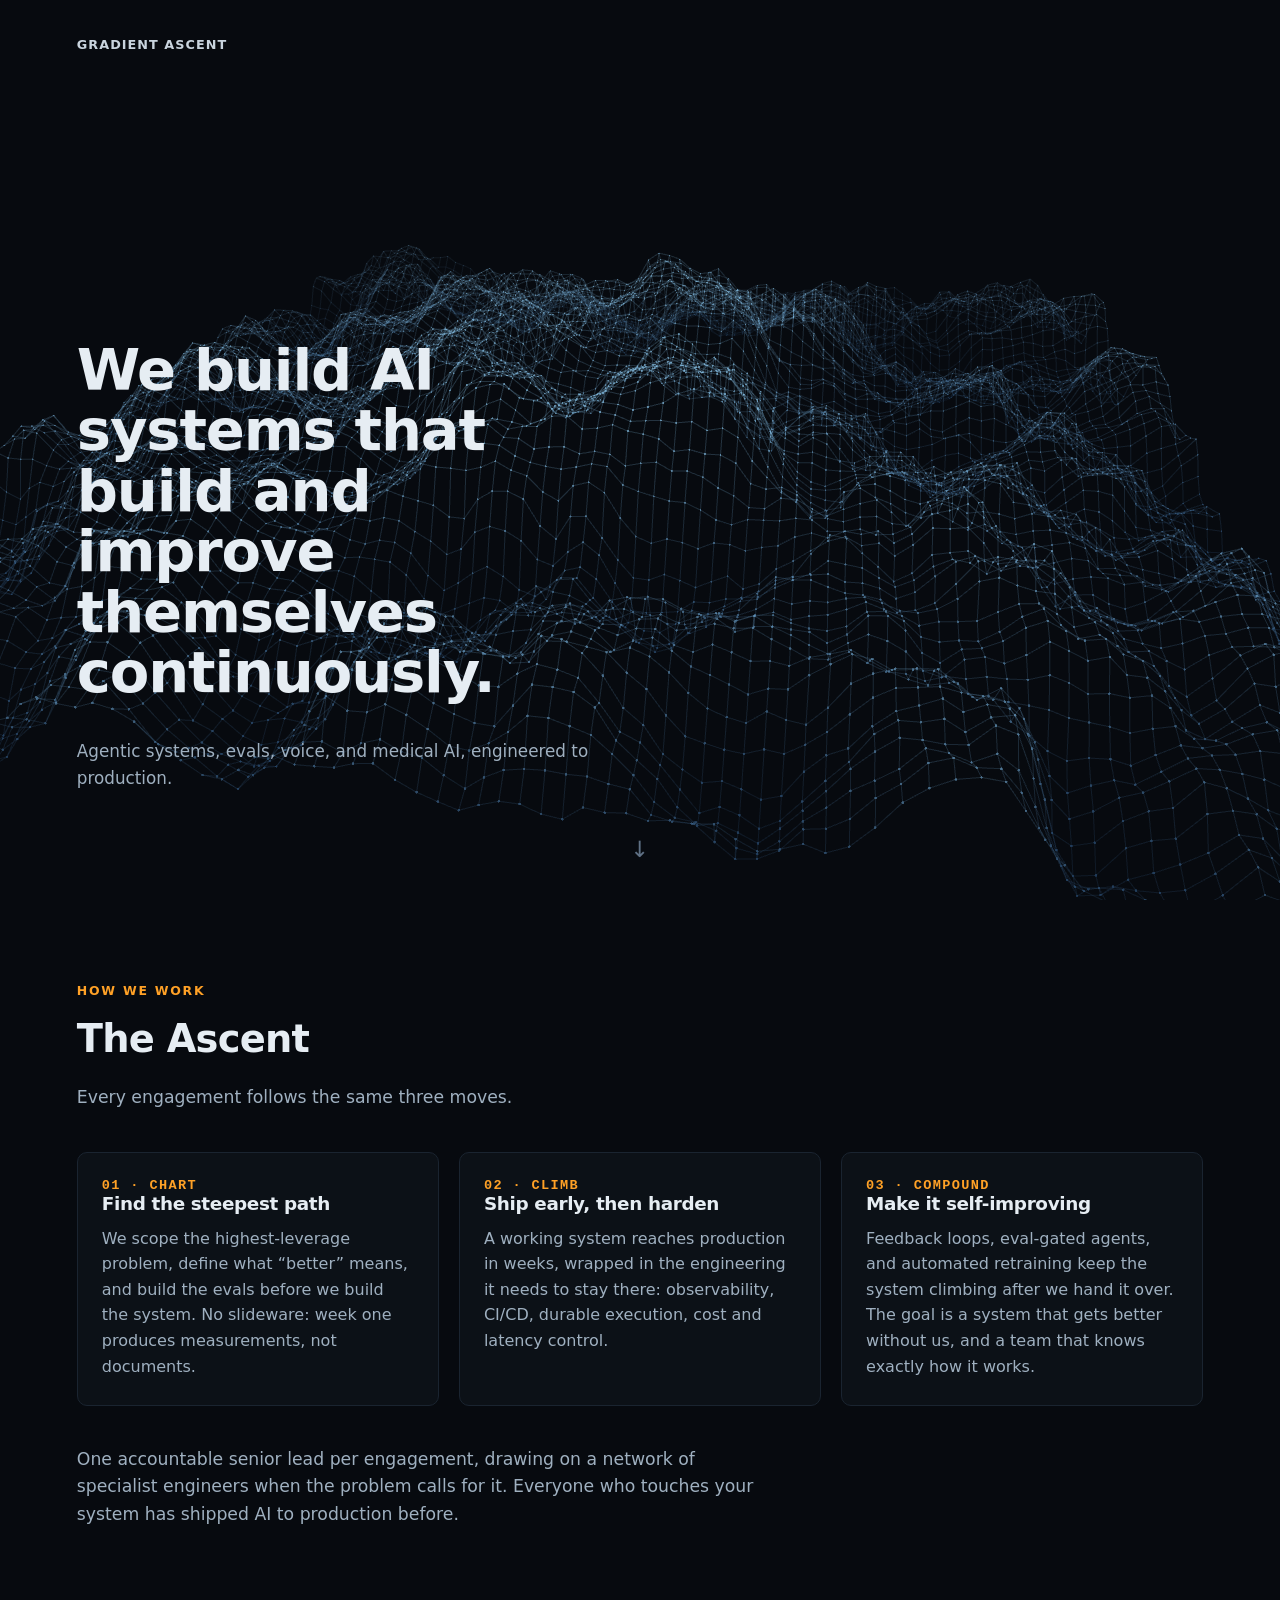
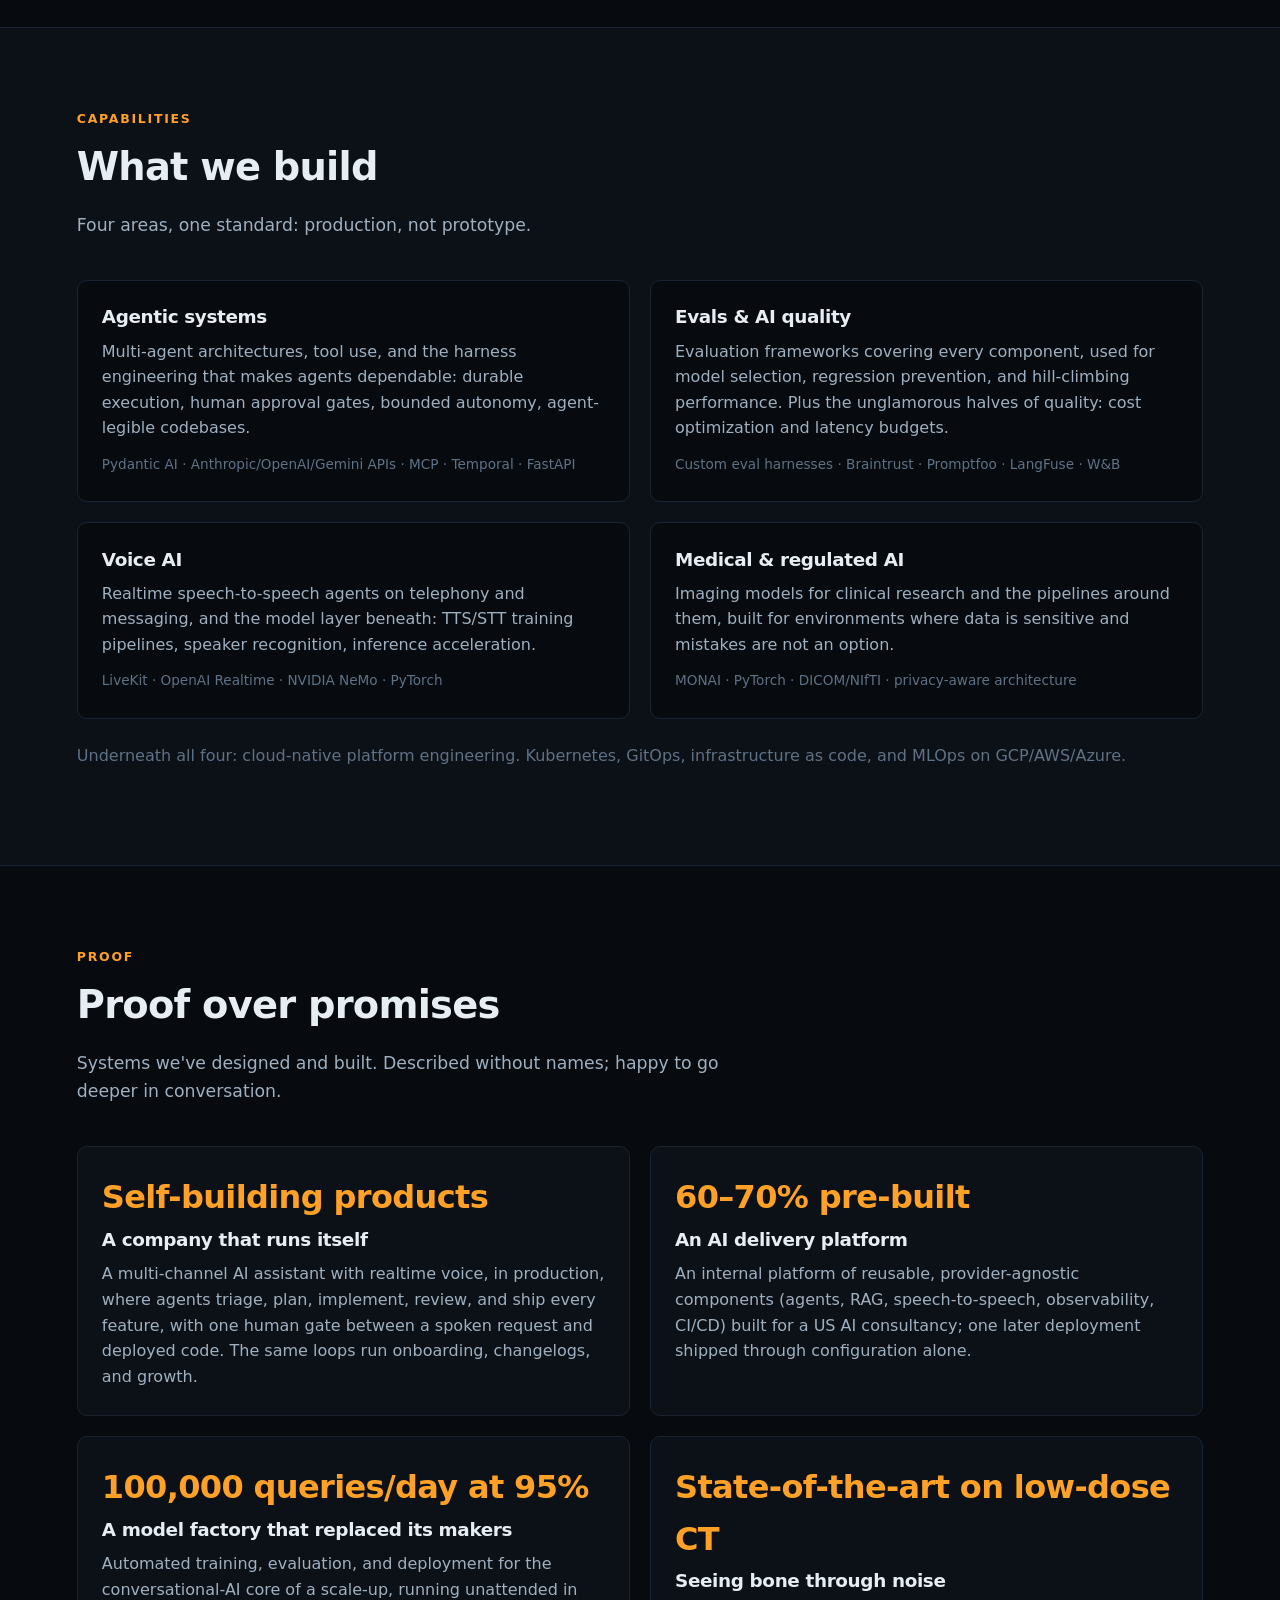
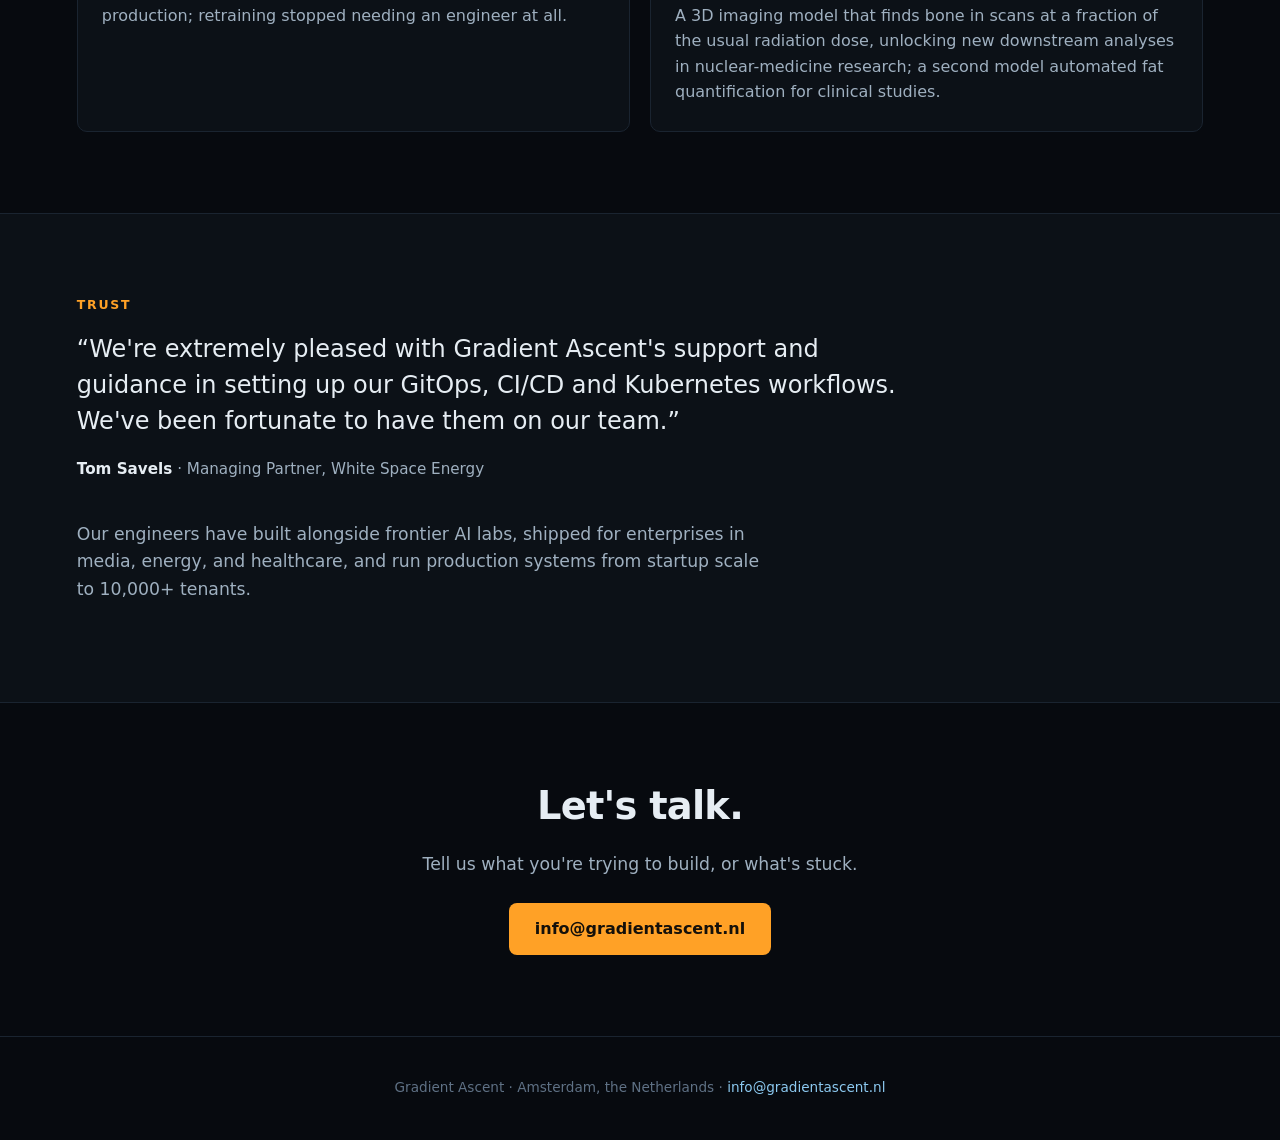
<file: index.html>
<!DOCTYPE html><html lang="en"> <head><meta charset="utf-8"><meta name="viewport" content="width=device-width, initial-scale=1"><title>Gradient Ascent · Applied AI engineering</title><meta name="description" content="We build AI systems that build and improve themselves continuously. Agentic systems, evals, voice, and medical AI, engineered to production."><link rel="canonical" href="https://gradientascent.nl/"><meta property="og:title" content="Gradient Ascent · Applied AI engineering"><meta property="og:description" content="We build AI systems that build and improve themselves continuously. Agentic systems, evals, voice, and medical AI, engineered to production."><meta property="og:type" content="website"><meta property="og:url" content="https://gradientascent.nl/"><meta property="og:image" content="https://gradientascent.nl/og.jpg"><meta property="og:image:type" content="image/jpeg"><meta property="og:image:width" content="1200"><meta property="og:image:height" content="630"><meta name="twitter:card" content="summary_large_image"><meta name="theme-color" content="#070a0f"><link rel="icon" type="image/png" href="/favicon.png"><link rel="apple-touch-icon" href="/apple-touch-icon.png"><!-- Google Analytics 4, cookieless. client_storage:'none' means no cookie is
         set, so no consent banner is needed; the tradeoff is that returning
         visitors count as new ones. Referrer, geography and volume still work. --><script async src="https://www.googletagmanager.com/gtag/js?id=G-QC8F91SN3S"></script><script>
      window.dataLayer = window.dataLayer || [];
      function gtag() { dataLayer.push(arguments); }
      gtag('js', new Date());
      gtag('config', 'G-QC8F91SN3S', { client_storage: 'none' });
    </script><style>:root{color-scheme:dark;--bg: #070a0f;--bg-raise: #0c1117;--ink: #e6edf3;--muted: #9fb0c0;--dim: #5f7185;--line: #1a2430;--amber: #ffa126;--blue: #8cc9f0;--max: 72rem}*{box-sizing:border-box}html{scroll-behavior:smooth}html,body{margin:0;background:var(--bg);color:var(--ink);font-family:-apple-system,BlinkMacSystemFont,Inter,Segoe UI,system-ui,sans-serif;font-size:16px;line-height:1.6}h1,h2,h3{line-height:1.15;letter-spacing:-.02em;font-weight:600;margin:0 0 .6em}h2{font-size:clamp(1.6rem,3vw,2.4rem)}h3{font-size:1.15rem}p{margin:0 0 1em}a{color:var(--blue);text-decoration:none}a:hover{text-decoration:underline}section.band{padding:clamp(4rem,9vh,7rem) 6vw}section.band.raise{background:var(--bg-raise);border-top:1px solid var(--line);border-bottom:1px solid var(--line)}.inner{max-width:var(--max);margin:0 auto}.kicker{font-size:.78rem;font-weight:600;letter-spacing:.14em;text-transform:uppercase;color:var(--amber);margin-bottom:1rem}.lede{color:var(--muted);max-width:44rem;font-size:1.08rem}.grid{display:grid;gap:1.25rem;margin-top:2.5rem}.grid.cols-2{grid-template-columns:repeat(2,1fr)}.grid.cols-3{grid-template-columns:repeat(3,1fr)}@media(max-width:900px){.grid.cols-2,.grid.cols-3{grid-template-columns:1fr}}.card{background:var(--bg-raise);border:1px solid var(--line);border-radius:10px;padding:1.6rem 1.5rem}section.raise .card{background:var(--bg)}.card .tech{color:var(--dim);font-size:.85rem;margin:.8rem 0 0}.card p{color:var(--muted);margin-bottom:0}.num{font-size:clamp(1.5rem,2.6vw,2rem);font-weight:650;letter-spacing:-.02em;color:var(--amber);display:block;margin-bottom:.35rem}.steps{counter-reset:step}.step .n{color:var(--amber);font:600 .85rem ui-monospace,monospace;letter-spacing:.1em}blockquote{margin:0;font-size:clamp(1.15rem,2vw,1.5rem);line-height:1.5;font-weight:450;max-width:52rem}blockquote footer{font-size:.95rem;color:var(--muted);margin-top:1.2rem}blockquote footer strong{color:var(--ink)}.cta{display:inline-block;margin-top:1.5rem;padding:.85rem 1.6rem;border-radius:8px;background:var(--amber);color:#14100a;font-weight:600}.cta:hover{text-decoration:none;filter:brightness(1.08)}footer.site{padding:2.5rem 6vw;color:var(--dim);font-size:.85rem;border-top:1px solid var(--line);text-align:center}.hero[data-astro-cid-j7pv25f6]{position:relative;height:100vh;height:100svh;overflow:hidden}#hero-canvas[data-astro-cid-j7pv25f6]{position:absolute;inset:0;width:100%;height:100%;display:block}.hero-brand[data-astro-cid-j7pv25f6]{position:absolute;top:2.2rem;left:6vw;font-weight:600;letter-spacing:.08em;text-transform:uppercase;font-size:.8rem;color:#c9d4de}.hero-copy[data-astro-cid-j7pv25f6]{position:absolute;left:6vw;bottom:12vh;max-width:34rem;pointer-events:none}.hero-copy[data-astro-cid-j7pv25f6] h1[data-astro-cid-j7pv25f6]{font-size:clamp(2rem,4.5vw,3.6rem);line-height:1.05;margin:0 0 .6em;font-weight:600;letter-spacing:-.02em}.hero-copy[data-astro-cid-j7pv25f6] p[data-astro-cid-j7pv25f6]{font-size:1.05rem;color:var(--muted);margin:0}.hero-down[data-astro-cid-j7pv25f6]{position:absolute;left:50%;bottom:2rem;transform:translate(-50%);color:var(--dim);font-size:1.4rem}.hero-down[data-astro-cid-j7pv25f6]:hover{text-decoration:none;color:var(--muted)}
</style></head> <body>   <section class="hero" id="top" data-astro-cid-j7pv25f6> <canvas id="hero-canvas" data-astro-cid-j7pv25f6></canvas> <div class="hero-brand" data-astro-cid-j7pv25f6>Gradient Ascent</div> <div class="hero-copy" data-astro-cid-j7pv25f6> <h1 data-astro-cid-j7pv25f6>We build AI systems that build and improve themselves continuously.</h1> <p data-astro-cid-j7pv25f6>Agentic systems, evals, voice, and medical AI, engineered to production.</p> </div> <a class="hero-down" href="#method" aria-label="Scroll to content" data-astro-cid-j7pv25f6>↓</a> </section>  <section class="band" id="method" data-astro-cid-j7pv25f6> <div class="inner" data-astro-cid-j7pv25f6> <div class="kicker" data-astro-cid-j7pv25f6>How we work</div> <h2 data-astro-cid-j7pv25f6>The Ascent</h2> <p class="lede" data-astro-cid-j7pv25f6>Every engagement follows the same three moves.</p> <div class="grid cols-3 steps" data-astro-cid-j7pv25f6> <div class="card step" data-astro-cid-j7pv25f6> <div class="n" data-astro-cid-j7pv25f6>01 · CHART</div> <h3 data-astro-cid-j7pv25f6>Find the steepest path</h3> <p data-astro-cid-j7pv25f6>We scope the highest-leverage problem, define what “better” means, and build the evals before we build the system. No slideware: week one produces measurements, not documents.</p> </div> <div class="card step" data-astro-cid-j7pv25f6> <div class="n" data-astro-cid-j7pv25f6>02 · CLIMB</div> <h3 data-astro-cid-j7pv25f6>Ship early, then harden</h3> <p data-astro-cid-j7pv25f6>A working system reaches production in weeks, wrapped in the engineering it needs to stay there: observability, CI/CD, durable execution, cost and latency control.</p> </div> <div class="card step" data-astro-cid-j7pv25f6> <div class="n" data-astro-cid-j7pv25f6>03 · COMPOUND</div> <h3 data-astro-cid-j7pv25f6>Make it self-improving</h3> <p data-astro-cid-j7pv25f6>Feedback loops, eval-gated agents, and automated retraining keep the system climbing after we hand it over. The goal is a system that gets better without us, and a team that knows exactly how it works.</p> </div> </div> <p class="lede" style="margin-top: 2.5rem;" data-astro-cid-j7pv25f6>
One accountable senior lead per engagement, drawing on a network of specialist
        engineers when the problem calls for it. Everyone who touches your system has
        shipped AI to production before.
</p> </div> </section>  <section class="band raise" id="capabilities" data-astro-cid-j7pv25f6> <div class="inner" data-astro-cid-j7pv25f6> <div class="kicker" data-astro-cid-j7pv25f6>Capabilities</div> <h2 data-astro-cid-j7pv25f6>What we build</h2> <p class="lede" data-astro-cid-j7pv25f6>Four areas, one standard: production, not prototype.</p> <div class="grid cols-2" data-astro-cid-j7pv25f6> <div class="card" data-astro-cid-j7pv25f6> <h3 data-astro-cid-j7pv25f6>Agentic systems</h3> <p data-astro-cid-j7pv25f6>Multi-agent architectures, tool use, and the harness engineering that makes agents dependable: durable execution, human approval gates, bounded autonomy, agent-legible codebases.</p> <p class="tech" data-astro-cid-j7pv25f6>Pydantic AI · Anthropic/OpenAI/Gemini APIs · MCP · Temporal · FastAPI</p> </div> <div class="card" data-astro-cid-j7pv25f6> <h3 data-astro-cid-j7pv25f6>Evals &amp; AI quality</h3> <p data-astro-cid-j7pv25f6>Evaluation frameworks covering every component, used for model selection, regression prevention, and hill-climbing performance. Plus the unglamorous halves of quality: cost optimization and latency budgets.</p> <p class="tech" data-astro-cid-j7pv25f6>Custom eval harnesses · Braintrust · Promptfoo · LangFuse · W&amp;B</p> </div> <div class="card" data-astro-cid-j7pv25f6> <h3 data-astro-cid-j7pv25f6>Voice AI</h3> <p data-astro-cid-j7pv25f6>Realtime speech-to-speech agents on telephony and messaging, and the model layer beneath: TTS/STT training pipelines, speaker recognition, inference acceleration.</p> <p class="tech" data-astro-cid-j7pv25f6>LiveKit · OpenAI Realtime · NVIDIA NeMo · PyTorch</p> </div> <div class="card" data-astro-cid-j7pv25f6> <h3 data-astro-cid-j7pv25f6>Medical &amp; regulated AI</h3> <p data-astro-cid-j7pv25f6>Imaging models for clinical research and the pipelines around them, built for environments where data is sensitive and mistakes are not an option.</p> <p class="tech" data-astro-cid-j7pv25f6>MONAI · PyTorch · DICOM/NIfTI · privacy-aware architecture</p> </div> </div> <p class="tech" style="margin-top: 1.5rem; color: var(--dim);" data-astro-cid-j7pv25f6>
Underneath all four: cloud-native platform engineering. Kubernetes, GitOps,
        infrastructure as code, and MLOps on GCP/AWS/Azure.
</p> </div> </section>  <section class="band" id="proof" data-astro-cid-j7pv25f6> <div class="inner" data-astro-cid-j7pv25f6> <div class="kicker" data-astro-cid-j7pv25f6>Proof</div> <h2 data-astro-cid-j7pv25f6>Proof over promises</h2> <p class="lede" data-astro-cid-j7pv25f6>Systems we've designed and built. Described without names; happy to go deeper in conversation.</p> <div class="grid cols-2" data-astro-cid-j7pv25f6> <div class="card" data-astro-cid-j7pv25f6> <span class="num" data-astro-cid-j7pv25f6>Self-building products</span> <h3 data-astro-cid-j7pv25f6>A company that runs itself</h3> <p data-astro-cid-j7pv25f6>A multi-channel AI assistant with realtime voice, in production, where agents triage, plan, implement, review, and ship every feature, with one human gate between a spoken request and deployed code. The same loops run onboarding, changelogs, and growth.</p> </div> <div class="card" data-astro-cid-j7pv25f6> <span class="num" data-astro-cid-j7pv25f6>60–70% pre-built</span> <h3 data-astro-cid-j7pv25f6>An AI delivery platform</h3> <p data-astro-cid-j7pv25f6>An internal platform of reusable, provider-agnostic components (agents, RAG, speech-to-speech, observability, CI/CD) built for a US AI consultancy; one later deployment shipped through configuration alone.</p> </div> <div class="card" data-astro-cid-j7pv25f6> <span class="num" data-astro-cid-j7pv25f6>100,000 queries/day at 95%</span> <h3 data-astro-cid-j7pv25f6>A model factory that replaced its makers</h3> <p data-astro-cid-j7pv25f6>Automated training, evaluation, and deployment for the conversational-AI core of a scale-up, running unattended in production; retraining stopped needing an engineer at all.</p> </div> <div class="card" data-astro-cid-j7pv25f6> <span class="num" data-astro-cid-j7pv25f6>State-of-the-art on low-dose CT</span> <h3 data-astro-cid-j7pv25f6>Seeing bone through noise</h3> <p data-astro-cid-j7pv25f6>A 3D imaging model that finds bone in scans at a fraction of the usual radiation dose, unlocking new downstream analyses in nuclear-medicine research; a second model automated fat quantification for clinical studies.</p> </div> </div> </div> </section>  <section class="band raise" id="trust" data-astro-cid-j7pv25f6> <div class="inner" data-astro-cid-j7pv25f6> <div class="kicker" data-astro-cid-j7pv25f6>Trust</div> <blockquote data-astro-cid-j7pv25f6>
“We're extremely pleased with Gradient Ascent's support and guidance in setting
        up our GitOps, CI/CD and Kubernetes workflows. We've been fortunate to have
        them on our team.”
<footer data-astro-cid-j7pv25f6><strong data-astro-cid-j7pv25f6>Tom Savels</strong> · Managing Partner, White Space Energy</footer> </blockquote> <p class="lede" style="margin-top: 2.5rem;" data-astro-cid-j7pv25f6>
Our engineers have built alongside frontier AI labs, shipped for enterprises in
        media, energy, and healthcare, and run production systems from startup scale to
        10,000+ tenants.
</p> </div> </section>  <section class="band" id="contact" data-astro-cid-j7pv25f6> <div class="inner" style="text-align: center;" data-astro-cid-j7pv25f6> <h2 data-astro-cid-j7pv25f6>Let's talk.</h2> <p class="lede" style="margin: 0 auto;" data-astro-cid-j7pv25f6>Tell us what you're trying to build, or what's stuck.</p> <a class="cta" href="mailto:info@gradientascent.nl" data-astro-cid-j7pv25f6>info@gradientascent.nl</a> </div> </section> <script type="module" src="/_astro/index.astro_astro_type_script_index_0_lang.CoQFQ8Bf.js"></script>  <footer class="site">
Gradient Ascent · Amsterdam, the Netherlands ·
<a href="mailto:info@gradientascent.nl">info@gradientascent.nl</a> </footer> </body></html>
</file>
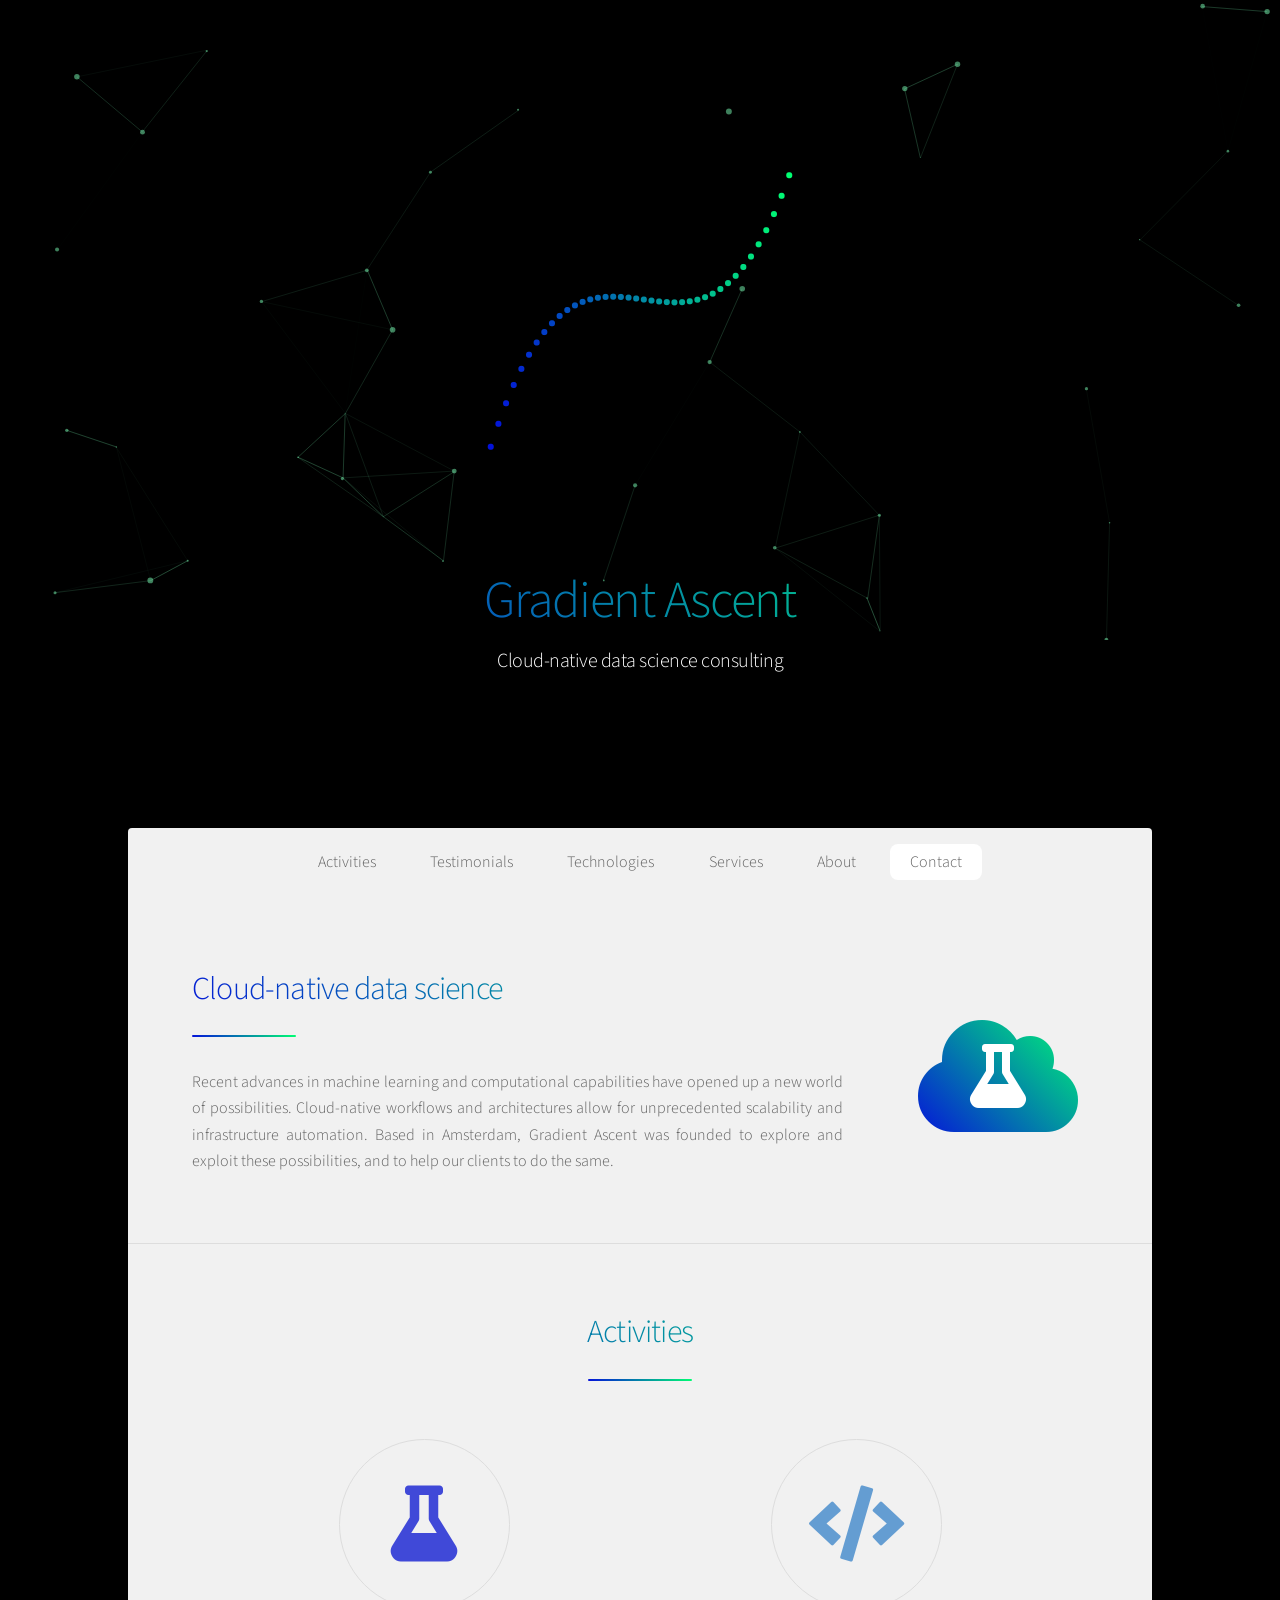
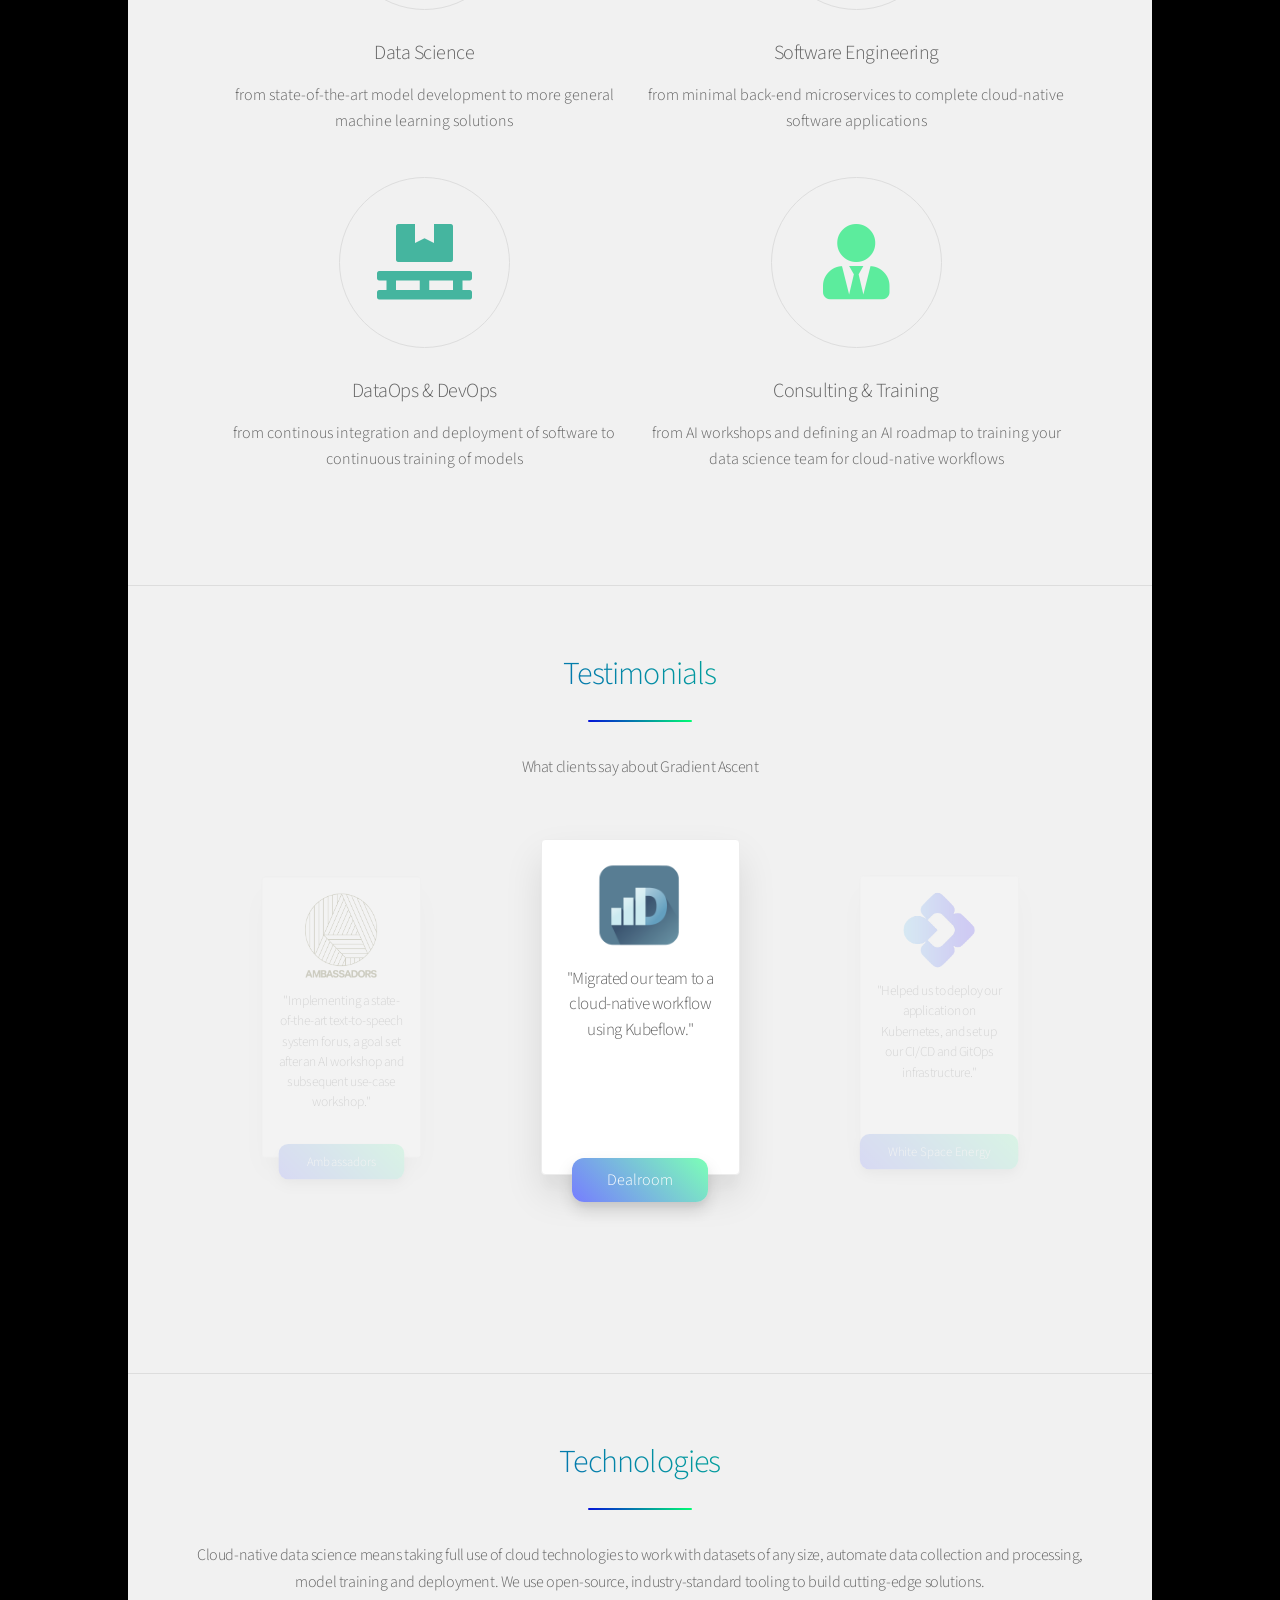
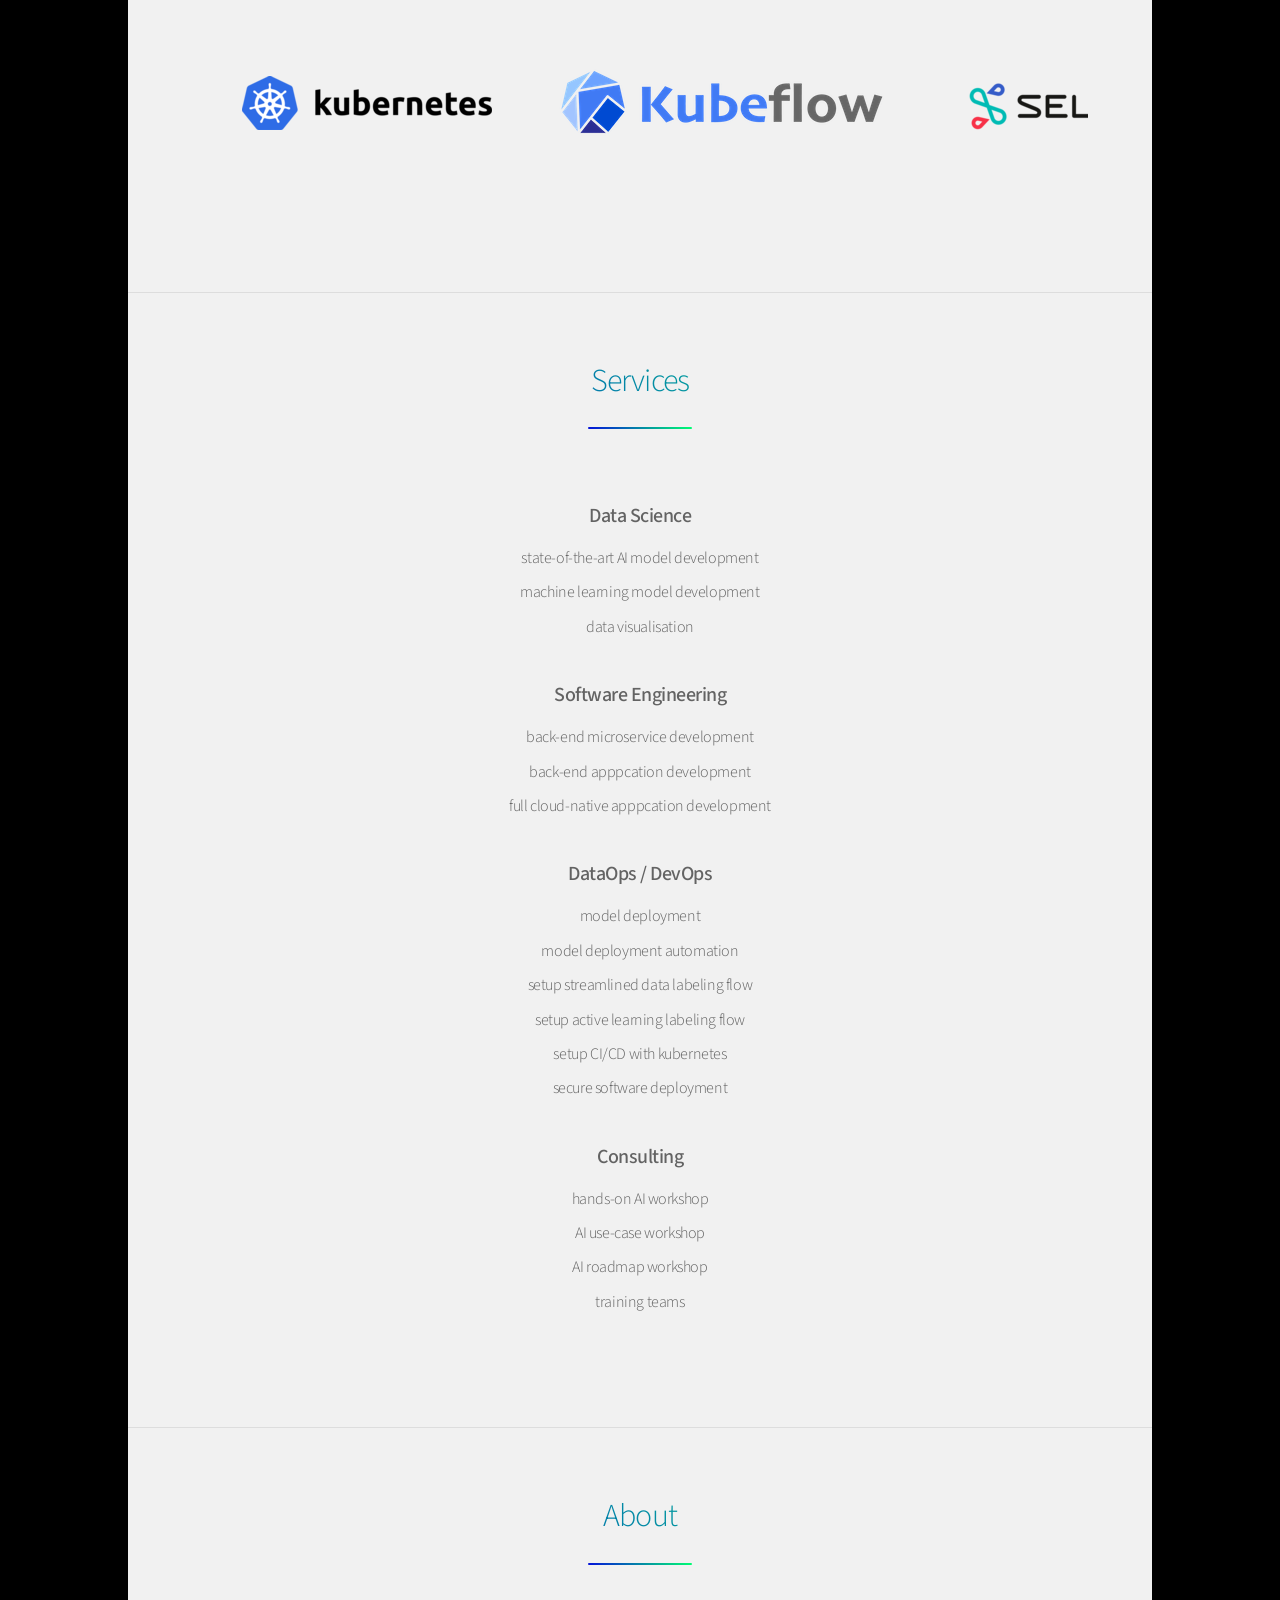
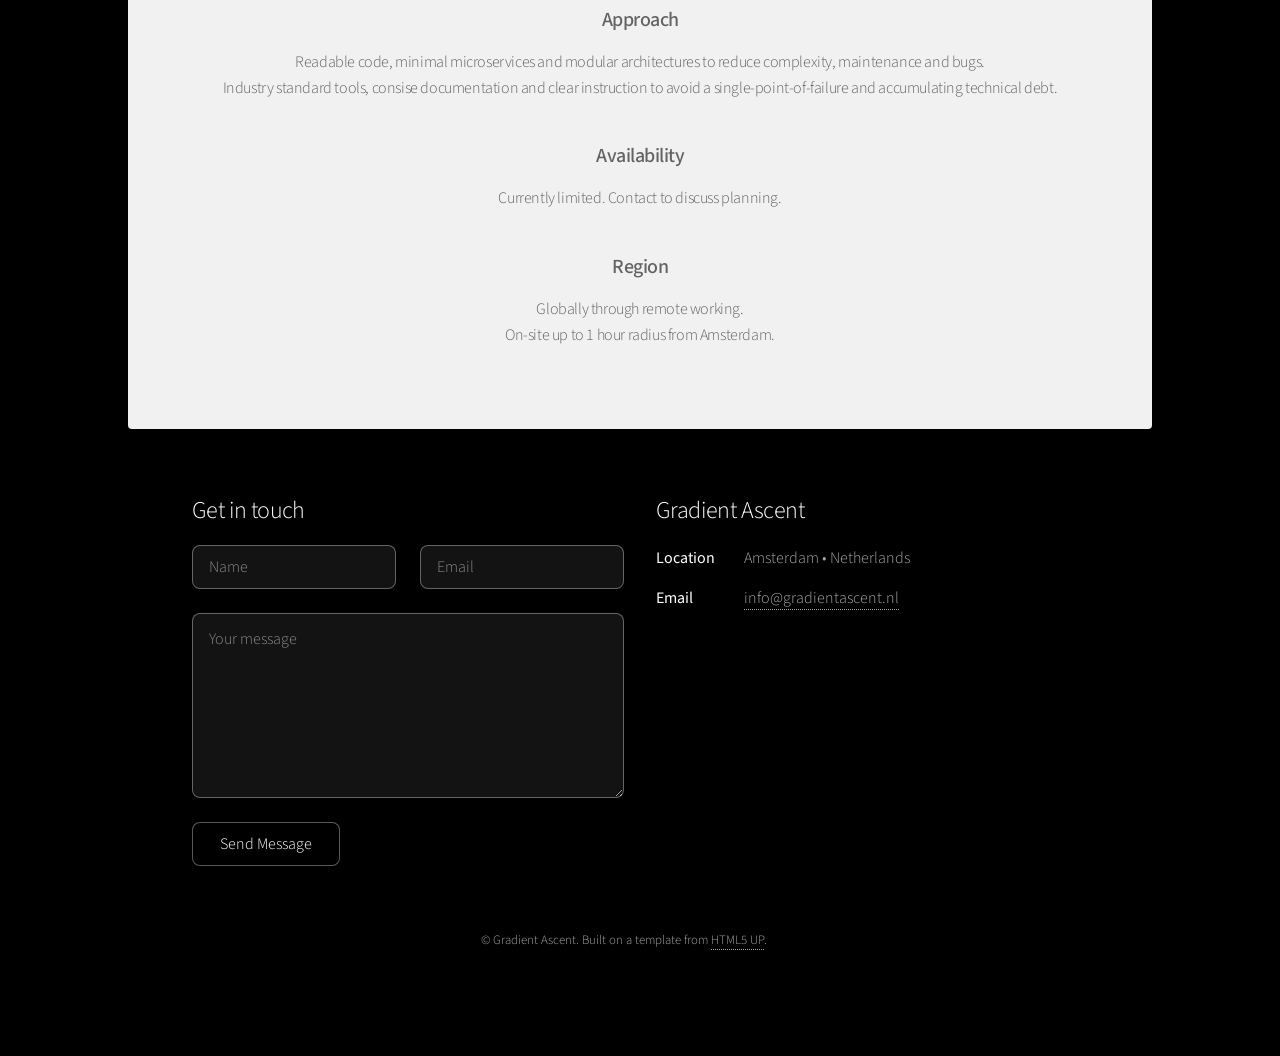
<file: www/index.html>
<!DOCTYPE HTML>
<html>

<head>
	<title>Gradient Ascent</title>
	<meta charset="utf-8" />
	<meta name="viewport" content="width=device-width, initial-scale=1, user-scalable=no" />
	<script async src="https://www.googletagmanager.com/gtag/js?id=UA-164557713-1"></script>
	<script>
	window.dataLayer = window.dataLayer || [];
	function gtag(){dataLayer.push(arguments);}
	gtag('js', new Date());

	gtag('config', 'UA-164557713-1');
	</script>

	<link rel="stylesheet" href="css/main.css" />
	<noscript>
		<link rel="stylesheet" href="css/noscript.css" /></noscript>
</head>

<body class="is-preload">

	<!-- Wrapper -->
	<div id="wrapper">
		<div id="particles-js" class="bg"></div>

		<!-- Header -->
		<header id="header" class="alt">
			<span class="logo"><img src="images/ga-transparent.png" alt="" /></span>
			<h1>Gradient Ascent</h1>
			<p>Cloud-native data science consulting<br />
		</header>

		<!-- Nav -->
		<nav id="nav">
			<ul>
				<li><a href="#activities" class="active">Activities</a></li>
				<li><a href="#testimonials">Testimonials</a></li>
				<li><a href="#technologies">Technologies</a></li>
				<li><a href="#services">Services</a></li>
				<li><a href="#about">About</a></li>
				<li><a href="#contact">Contact</a></li>
			</ul>
		</nav>

		<!-- Main -->
		<div id="main">

			<!-- Introduction -->
			<section id="introduction" class="main">
				<div class="spotlight">
					<div class="content">
						<header class="major">
							<h2>Cloud-native data science</h2>
						</header>
						<p>Recent advances in machine learning and computational capabilities have opened up a new world
							of possibilities.
							Cloud-native workflows and architectures allow for unprecedented scalability and
							infrastructure automation.
							Based in Amsterdam, Gradient Ascent was founded to explore and exploit these possibilities,
							and to help our clients to do the same.</p>
						<!-- <ul class="actions">
							<li><a href="generic.html" class="button">Learn More</a></li>
						</ul> -->
					</div>
					<div class="image">
						<span class="icon solid major fa-stack fa-4x">
							<i class="fas cloud fa-cloud fa-stack-2x"></i>
							<i class="fas fa-flask fa-stack-1x fa-inverse"></i>
						</span>
					</div>
					<!-- <span class="icon solid major style5 fa-user-tie"></span> -->
					<!-- <span class="image"><img src="images/pic01.jpg" alt="" /></span> -->
				</div>
			</section>

			<!-- Activities -->
			<section id="activities" class="main special">
				<header class="major">
					<h2>Activities</h2>
				</header>
				<ul class="features">
					<li>
						<span class="icon solid major style1 fa-flask"></span>
						<h3>Data Science</h3>
						<p>from state-of-the-art model development to more general machine learning solutions</p>
					</li>
					<li>
						<span class="icon solid major style2 fa-code"></span>
						<h3>Software Engineering</h3>
						<p>from minimal back-end microservices to complete cloud-native software applications</p>
					</li>
					<li>
						<span class="icon solid major style3 fa-pallet"></span>
						<h3>DataOps & DevOps</h3>
						<p>from continous integration and deployment of software to continuous training of models</p>
					</li>
					<li>
						<span class="icon solid major style4 fa-user-tie"></span>
						<h3>Consulting & Training</h3>
						<p>from AI workshops and defining an AI roadmap to training your data science team for
							cloud-native workflows</p>
					</li>
				</ul>
				<!-- <footer class="major">
					<ul class="actions special">
						<li><a href="generic.html" class="button">Learn More</a></li>
					</ul>
				</footer> -->
			</section>

			<!-- Testimonials -->
			<section id="testimonials" class="main special">
				<header class="major">
					<h2>Testimonials</h2>
					<p>What clients say about Gradient Ascent</p>
					<div class="wrapper">

						<!-- <div class="row"> -->
						<div class="col-sm-12">
							<div id="testimonials-list" class="owl-carousel">

								<div class="item">
									<div class="shadow-effect">
										<img class="imgPlaceholder" src="images/clients/dealroom.png" alt="">
										<p>"Migrated our team to a cloud-native workflow using Kubeflow."</p>
									</div>
									<div class="testimonial-name">Dealroom</div>
								</div>

								<div class="item">
									<div class="shadow-effect">
										<img class="imgPlaceholder" src="images/clients/whitespace.png" alt="">
										<p>"Helped us to deploy our application on Kubernetes, and set up our CI/CD and
											GitOps infrastructure."</p>
									</div>
									<div class="testimonial-name">White Space Energy</div>
								</div>

								<div class="item">
									<div class="shadow-effect">
										<img class="imgPlaceholder" src="images/clients/ambassadors.png" alt="">
										<p>"Implementing a state-of-the-art text-to-speech system for us, a goal set
											after an AI workshop and subsequent use-case workshop."</p>
									</div>
									<div class="testimonial-name">Ambassadors</div>
								</div>

							</div>
						</div>
						<!-- </div> -->
					</div>
			</section>
			<!-- Utilizing open-source tooling such as KubeFlow and Kubernetes, it is possible to achieve levels of automation, robustness and scalability that are multiples of previous standards.</p> -->
			</header>

			<!-- Technologies -->
			<section id="technologies" class="main special">
				<header class="major">
					<h2>Technologies</h2>
					<p>Cloud-native data science means taking full use of cloud technologies to work with datasets of
						any size, automate data collection and processing, model training and
						deployment. We use open-source, industry-standard tooling to build cutting-edge solutions.</p>
					<div class='marquee'>
						<img src="images/techs/kubernetes.png">
						<img src="images/techs/kubeflow.png">
						<img src="images/techs/seldon.png">
						<img src="images/techs/fastapi.png">
						<img src="images/techs/python.png">
						<img src="images/techs/numpy.png">
						<img src="images/techs/pytorch.png">
						<img src="images/techs/keras.png">
						<img src="images/techs/sklearn.png">
						<img src="images/techs/gcp.png">
						<img src="images/techs/aws.png">
					</div>
					<!-- <p>Data management</p>
					<p>Training management</p>
					<p>Experiment tracking</p>
					<p>Deployment</p> -->
					<!-- Utilizing open-source tooling such as KubeFlow and Kubernetes, it is possible to achieve levels of automation, robustness and scalability that are multiples of previous standards.</p> -->
				</header>
				<!-- <footer class="major">
								<ul class="actions special">
									<li><a href="generic.html" class="button">Learn More</a></li>
								</ul>
							</footer> -->
			</section>

			<!-- Services -->
			<section id="services" class="main special">
				<header class="major">

					<h2>Services</h2>

					<ul class="features">
						<li>
							<h3 style="font-weight:500;margin-top:2em;">Data Science</h3>
							<p>state-of-the-art AI model development</p>
							<p>machine learning model development</p>
							<p>data visualisation</p>

							<h3 style="font-weight:500;margin-top:2em;">Software Engineering</h3>
							<p>back-end microservice development</p>
							<p>back-end apppcation development</p>
							<p>full cloud-native apppcation development</p>

							<h3 style="font-weight:500;margin-top:2em;">DataOps / DevOps</h3>
							<p>model deployment</p>
							<p>model deployment automation</p>
							<p>setup streamlined data labeling flow</p>
							<p>setup active learning labeling flow</p>
							<p>setup CI/CD with kubernetes</p>
							<p>secure software deployment</p>


							<h3 style="font-weight:500;margin-top:2em;">Consulting</h3>
							<p>hands-on AI workshop</p>
							<p>AI use-case workshop</p>
							<p>AI roadmap workshop</p>
							<p>training teams</p>
						</li>
					</ul>




				</header>
				<!-- <footer class="major">
								<ul class="actions special">
									<li><a href="generic.html" class="button primary">Get Started</a></li>
									<li><a href="generic.html" class="button">Learn More</a></li>
								</ul>
							</footer> -->
			</section>

			<!-- About -->
			<section id="about" class="main special">
				<header class="major">
					<h2>About</h2>
					<h3 style="font-weight:500;margin-top:2em;">Approach</h3>
					<p>Readable code, minimal microservices and modular architectures to reduce complexity,
						maintenance and bugs. <br>
						Industry standard tools, consise documentation and clear instruction to avoid a
						single-point-of-failure and accumulating technical debt.</p>
					<h3 style="font-weight:500;margin-top:2em;">Availability</h3>
					<p>Currently limited. Contact to discuss planning.</p>
					<h3 style="font-weight:500;margin-top:2em;">Region</h3>
					<p>Globally through remote working.<br>
						On-site up to 1 hour radius from Amsterdam.</p>
				</header>
				<!-- <footer class="major">
					<ul class="actions special">
						<li><a href="generic.html" class="button primary">Get Started</a></li>
						<li><a href="generic.html" class="button">Learn More</a></li>
					</ul>
				</footer> -->
			</section>
		</div>

		<!-- Footer -->

		<footer id="footer">
			<section id="contact">
				<h2>Get in touch</h2>
				<form id="form" method="post" action="php/mailer.php">
					<div class="row gtr-uniform">
						<div class="col-6 col-12-xsmall">
							<input type="text" name="name" id="name" value="" placeholder="Name" />
						</div>
						<div class="col-6 col-12-xsmall">
							<input type="email" name="email" id="email" value="" placeholder="Email" />
						</div>
						<div class="col-12">
							<textarea name="message" id="message" placeholder="Your message"
								rows="6"></textarea>
						</div>
						<div class="col-12">
							<ul class="actions">
								<li><input type="submit" value="Send Message" class="secondary" /></li>
							</ul>
						</div>
					</div>
				</form>
			</section>
			<section>
				<h2>Gradient Ascent</h2>
				<dl class="alt">
					<dt>Location</dt>
					<dd>Amsterdam &bull; Netherlands</dd>
					<dt>Email</dt>
					<dd><a href="#">info@gradientascent.nl</a></dd>
				</dl>
				<!-- <ul class="icons">
							<li><a href="#" class="icon brands fa-github alt"><span class="label">GitHub</span></a></li>
						</ul> -->
			</section>
			<p class="copyright">&copy; Gradient Ascent. Built on a template from <a href="https://html5up.net">HTML5 UP</a>.</p>
		</footer>
	</div>

	<!-- Scripts -->
	<script src="js/jquery.min.js"></script>
	<script src="js/jquery.scrollex.min.js"></script>
	<script src="js/jquery.scrolly.min.js"></script>
	<script src="js/jquery.marquee.min.js"></script>
	<script src="js/browser.min.js"></script>
	<script src="js/breakpoints.min.js"></script>
	<script src="js/util.js"></script>
	<script src="js/particles.js"></script>
	<script src='js/owl.carousel.min.js'></script>
	<script src="js/main.js"></script>
</body>

</html>
</file>
<file: www/css/noscript.css>
/*
	Stellar by HTML5 UP
	html5up.net | @ajlkn
	Free for personal and commercial use under the CCA 3.0 license (html5up.net/license)
*/

/* Header */

	body.is-preload #header.alt > * {
		opacity: 1;
	}

	body.is-preload #header.alt .logo {
		-moz-transform: none;
		-webkit-transform: none;
		-ms-transform: none;
		transform: none;
	}
</file>
<file: www/css/main.css>
@import url(fontawesome-all.min.css);
@import "https://fonts.googleapis.com/css?family=Source+Sans+Pro:300,400";

/*
	Stellar by HTML5 UP
	html5up.net | @ajlkn
	Free for personal and commercial use under the CCA 3.0 license (html5up.net/license)
*/

/* Custom */

/* Testimonial Carousel */
.shadow-effect {
  background: #fff;
  padding: 20px;
  border-radius: 4px;
  text-align: center;
  border: 1px solid #ececec;
  box-shadow: 0 19px 38px rgba(0, 0, 0, 0.1), 0 15px 12px rgba(0, 0, 0, 0.02);
}
#testimonials-list .shadow-effect p {
  font-family: inherit;
  font-size: 17px;
  line-height: 1.5;
  margin: 0 0 17px 0;
  font-weight: 300;
  height: 10em;
}
.testimonial-name {
  margin: -17px auto 0;
  display: table;
  width: auto;
  background: -webkit-linear-gradient(45deg, #767dff, #7cffb7);
  padding: 9px 35px;
  border-radius: 12px;
  text-align: center;
  color: #fff;
  box-shadow: 0 9px 18px rgba(0, 0, 0, 0.12), 0 5px 7px rgba(0, 0, 0, 0.05);
}
#testimonials-list .item {
  text-align: center;
  padding: 50px;
  opacity: 0.2;
  -webkit-transform: scale3d(0.8, 0.8, 1);
  transform: scale3d(0.8, 0.8, 1);
  transition: all 0.3s ease-in-out;
}
#testimonials-list .owl-item.active.center .item {
  opacity: 1;
  -webkit-transform: scale3d(1, 1, 1);
  transform: scale3d(1, 1, 1);
}
.owl-carousel .owl-item img {
  -webkit-transform-style: preserve-3d;
  transform-style: preserve-3d;
  max-width: 90px;
  /* border-radius: 50%; */
  margin: 0 auto 17px;
}
#testimonials-list.owl-carousel .owl-dots .owl-dot.active span,
#testimonials-list.owl-carousel .owl-dots .owl-dot:hover span {
  background: #3190e7;
  -webkit-transform: translate3d(0px, -50%, 0px) scale(0.7);
  transform: translate3d(0px, -50%, 0px) scale(0.7);
}
#testimonials-list.owl-carousel .owl-dots {
  display: inline-block;
  width: 100%;
  text-align: center;
}
#testimonials-list.owl-carousel .owl-dots .owl-dot {
  display: inline-block;
}
#testimonials-list.owl-carousel .owl-dots .owl-dot span {
  background: #3190e7;
  display: inline-block;
  height: 20px;
  margin: 0 2px 5px;
  -webkit-transform: translate3d(0px, -50%, 0px) scale(0.3);
  transform: translate3d(0px, -50%, 0px) scale(0.3);
  -webkit-transform-origin: 50% 50% 0;
  transform-origin: 50% 50% 0;
  transition: all 250ms ease-out 0s;
  width: 20px;
}

/* Tech logo slider */
.marquee {
  width: 100%;
  overflow: hidden;
}

.marquee > .img {
  padding-right: 100px;
}

/* Particles background */

.bg {
  z-index: -1;
  min-height: 100%;
  min-width: 1024px;
  width: 100%;
  height: auto;
  position: fixed;
  top: 0;
  left: 0;
}

#header,
#footer #main * {
  z-index: 3;
}

/* Owl Carousel */

.owl-carousel,
.owl-carousel .owl-item {
  -webkit-tap-highlight-color: transparent;
  position: relative;
}
.owl-carousel {
  display: none;
  width: 100%;
  z-index: 1;
}
.owl-carousel .owl-stage {
  position: relative;
  -ms-touch-action: pan-Y;
}
.owl-carousel .owl-stage:after {
  content: ".";
  display: block;
  clear: both;
  visibility: hidden;
  line-height: 0;
  height: 0;
}
.owl-carousel .owl-stage-outer {
  position: relative;
  overflow: hidden;
  -webkit-transform: translate3d(0, 0, 0);
}
.owl-carousel .owl-item {
  min-height: 1px;
  float: left;
  -webkit-backface-visibility: hidden;
  -webkit-touch-callout: none;
}
.owl-carousel .owl-item img {
  display: block;
  width: 100%;
  -webkit-transform-style: preserve-3d;
}
.owl-carousel .owl-dots.disabled,
.owl-carousel .owl-nav.disabled {
  display: none;
}
.owl-carousel .owl-dot,
.owl-carousel .owl-nav .owl-next,
.owl-carousel .owl-nav .owl-prev {
  cursor: pointer;
  cursor: hand;
  -webkit-user-select: none;
  -khtml-user-select: none;
  -moz-user-select: none;
  -ms-user-select: none;
  user-select: none;
}
.owl-carousel.owl-loaded {
  display: block;
}
.owl-carousel.owl-loading {
  opacity: 0;
  display: block;
}
.owl-carousel.owl-hidden {
  opacity: 0;
}
.owl-carousel.owl-refresh .owl-item {
  display: none;
}
.owl-carousel.owl-drag .owl-item {
  -webkit-user-select: none;
  -moz-user-select: none;
  -ms-user-select: none;
  user-select: none;
}
.owl-carousel.owl-grab {
  cursor: move;
  cursor: grab;
}
.owl-carousel.owl-rtl {
  direction: rtl;
}
.owl-carousel.owl-rtl .owl-item {
  float: right;
}
.no-js .owl-carousel {
  display: block;
}
.owl-carousel .animated {
  -webkit-animation-duration: 1s;
  animation-duration: 1s;
  -webkit-animation-fill-mode: both;
  animation-fill-mode: both;
}
.owl-carousel .owl-animated-in {
  z-index: 0;
}
.owl-carousel .owl-animated-out {
  z-index: 1;
}
.owl-carousel .fadeOut {
  -webkit-animation-name: fadeOut;
  animation-name: fadeOut;
}
@-webkit-keyframes fadeOut {
  0% {
    opacity: 1;
  }
  100% {
    opacity: 0;
  }
}
@keyframes fadeOut {
  0% {
    opacity: 1;
  }
  100% {
    opacity: 0;
  }
}
.owl-height {
  transition: height 0.5s ease-in-out;
}
.owl-carousel .owl-item .owl-lazy {
  opacity: 0;
  transition: opacity 0.4s ease;
}
.owl-carousel .owl-item img.owl-lazy {
  -webkit-transform-style: preserve-3d;
  transform-style: preserve-3d;
}
.owl-carousel .owl-video-wrapper {
  position: relative;
  height: 100%;
  background: #000;
}
.owl-carousel .owl-video-play-icon {
  position: absolute;
  height: 80px;
  width: 80px;
  left: 50%;
  top: 50%;
  margin-left: -40px;
  margin-top: -40px;
  background: url(owl.video.play.png) no-repeat;
  cursor: pointer;
  z-index: 1;
  -webkit-backface-visibility: hidden;
  transition: -webkit-transform 0.1s ease;
  transition: transform 0.1s ease;
}
.owl-carousel .owl-video-play-icon:hover {
  -webkit-transform: scale(1.3, 1.3);
  -ms-transform: scale(1.3, 1.3);
  transform: scale(1.3, 1.3);
}
.owl-carousel .owl-video-playing .owl-video-play-icon,
.owl-carousel .owl-video-playing .owl-video-tn {
  display: none;
}
.owl-carousel .owl-video-tn {
  opacity: 0;
  height: 100%;
  background-position: center center;
  background-repeat: no-repeat;
  background-size: contain;
  transition: opacity 0.4s ease;
}
.owl-carousel .owl-video-frame {
  position: relative;
  z-index: 1;
  height: 100%;
  width: 100%;
}
.owl-theme .owl-controls {
  margin-top: 10px;
  text-align: center;
  -webkit-tap-highlight-color: transparent;
}
.owl-theme .owl-controls .owl-nav [class*="owl-"] {
  color: #fff;
  font-size: 14px;
  margin: 5px;
  padding: 4px 7px;
  background: #d6d6d6;
  display: inline-block;
  cursor: pointer;
  -webkit-border-radius: 3px;
  -moz-border-radius: 3px;
  border-radius: 3px;
}
.owl-theme .owl-controls .owl-nav [class*="owl-"]:hover {
  background: #869791;
  color: #fff;
  text-decoration: none;
}
.owl-theme .owl-controls .owl-nav .disabled {
  opacity: 0.5;
  cursor: default;
}
.owl-theme .owl-dots .owl-dot {
  display: inline-block;
  zoom: 1;
  *display: inline;
}
.owl-theme .owl-dots .owl-dot span {
  width: 10px;
  height: 10px;
  margin: 5px 7px;
  background: #d6d6d6;
  display: block;
  -webkit-backface-visibility: visible;
  -webkit-transition: opacity 200ms ease;
  -moz-transition: opacity 200ms ease;
  -ms-transition: opacity 200ms ease;
  -o-transition: opacity 200ms ease;
  transition: opacity 200ms ease;
  -webkit-border-radius: 30px;
  -moz-border-radius: 30px;
  border-radius: 30px;
}
.owl-theme .owl-dots .owl-dot.active span,
.owl-theme .owl-dots .owl-dot:hover span {
  background: #869791;
}


/* Template */

html,
body,
div,
span,
applet,
object,
iframe,
h1,
h2,
h3,
h4,
h5,
h6,
p,
blockquote,
pre,
a,
abbr,
acronym,
address,
big,
cite,
code,
del,
dfn,
em,
img,
ins,
kbd,
q,
s,
samp,
small,
strike,
strong,
sub,
sup,
tt,
var,
b,
u,
i,
center,
dl,
dt,
dd,
ol,
ul,
li,
fieldset,
form,
label,
legend,
table,
caption,
tbody,
tfoot,
thead,
tr,
th,
td,
article,
aside,
canvas,
details,
embed,
figure,
figcaption,
footer,
header,
hgroup,
menu,
nav,
output,
ruby,
section,
summary,
time,
mark,
audio,
video {
  margin: 0;
  padding: 0;
  border: 0;
  font-size: 100%;
  font: inherit;
  vertical-align: baseline;
}

article,
aside,
details,
figcaption,
figure,
footer,
header,
hgroup,
menu,
nav,
section {
  display: block;
}

body {
  line-height: 1;
}

ol,
ul {
  list-style: none;
}

blockquote,
q {
  quotes: none;
}

blockquote:before,
blockquote:after,
q:before,
q:after {
  content: "";
  content: none;
}

table {
  border-collapse: collapse;
  border-spacing: 0;
}

body {
  -webkit-text-size-adjust: none;
}

mark {
  background-color: transparent;
  color: inherit;
}

input::-moz-focus-inner {
  border: 0;
  padding: 0;
}

input,
select,
textarea {
  -moz-appearance: none;
  -webkit-appearance: none;
  -ms-appearance: none;
  appearance: none;
}

/* Basic */

@-ms-viewport {
  width: device-width;
}

body {
  -ms-overflow-style: scrollbar;
}

@media screen and (max-width: 480px) {
  html,
  body {
    min-width: 320px;
  }
}

html {
  box-sizing: border-box;
}

*,
*:before,
*:after {
  box-sizing: inherit;
}

body {
  background-color: #000000;
}

body.is-preload *,
body.is-preload *:before,
body.is-preload *:after {
  -moz-animation: none !important;
  -webkit-animation: none !important;
  -ms-animation: none !important;
  animation: none !important;
  -moz-transition: none !important;
  -webkit-transition: none !important;
  -ms-transition: none !important;
  transition: none !important;
}

/* Type */

body {
  background-color: #000000;
  color: rgba(255, 255, 255, 0.65);
}

body,
input,
select,
textarea {
  font-family: "Source Sans Pro", Helvetica, sans-serif;
  font-size: 17pt;
  font-weight: 300;
  line-height: 1.65;
}

@media screen and (max-width: 1680px) {
  body,
  input,
  select,
  textarea {
    font-size: 14pt;
  }
}

@media screen and (max-width: 1280px) {
  body,
  input,
  select,
  textarea {
    font-size: 12pt;
  }
}

@media screen and (max-width: 360px) {
  body,
  input,
  select,
  textarea {
    font-size: 11pt;
  }
}

a {
  -moz-transition: color 0.2s ease, border-bottom 0.2s ease;
  -webkit-transition: color 0.2s ease, border-bottom 0.2s ease;
  -ms-transition: color 0.2s ease, border-bottom 0.2s ease;
  transition: color 0.2s ease, border-bottom 0.2s ease;
  text-decoration: none;
  border-bottom: dotted 1px;
  color: inherit;
}

a:hover {
  border-bottom-color: transparent;
}

strong,
b {
  font-weight: 400;
}

em,
i {
  font-style: italic;
}

p {
  margin: 0 0 .5em 0;
}

p.content {
  -moz-columns: 20em 2;
  -webkit-columns: 20em 2;
  -ms-columns: 20em 2;
  columns: 20em 2;
  -moz-column-gap: 2em;
  -webkit-column-gap: 2em;
  -ms-column-gap: 2em;
  column-gap: 2em;
  text-align: justify;
}

h1,
h2,
h3,
h4,
h5,
h6 {
  font-weight: 300;
  line-height: 1.5;
  margin: 0 0 0.7em 0;
  letter-spacing: -0.025em;
}

h1 a,
h2 a,
h3 a,
h4 a,
h5 a,
h6 a {
  color: inherit;
  text-decoration: none;
}

h1 {
  font-size: 2.5em;
  line-height: 1.2;
}

h2 {
  font-size: 1.5em;
}

h3 {
  font-size: 1.25em;
}

h4 {
  font-size: 1.1em;
}

h5 {
  font-size: 0.9em;
}

h6 {
  font-size: 0.7em;
}

@media screen and (max-width: 736px) {
  h1 {
    font-size: 2em;
  }
}

sub {
  font-size: 0.8em;
  position: relative;
  top: 0.5em;
}

sup {
  font-size: 0.8em;
  position: relative;
  top: -0.5em;
}

blockquote {
  border-left: solid 4px;
  font-style: italic;
  margin: 0 0 2em 0;
  padding: 0.5em 0 0.5em 2em;
}

code {
  border-radius: 8px;
  border: solid 1px;
  font-family: "Courier New", monospace;
  font-size: 0.9em;
  margin: 0 0.25em;
  padding: 0.25em 0.65em;
}

pre {
  -webkit-overflow-scrolling: touch;
  font-family: "Courier New", monospace;
  font-size: 0.9em;
  margin: 0 0 2em 0;
}

pre code {
  display: block;
  line-height: 1.75;
  padding: 1em 1.5em;
  overflow-x: auto;
}

hr {
  border: 0;
  border-bottom: solid 1px;
  margin: 2em 0;
}

hr.major {
  margin: 3em 0;
}

.align-left {
  text-align: left;
}

.align-center {
  text-align: center;
}

.align-right {
  text-align: right;
}

input,
select,
textarea {
  color: #ffffff;
}

a:hover {
  color: #ffffff;
}

strong,
b {
  color: #ffffff;
}

h1,
h2,
h3,
h4,
h5,
h6 {
  color: #ffffff;
}

blockquote {
  border-left-color: rgba(255, 255, 255, 0.35);
}

code {
  background: rgba(255, 255, 255, 0.075);
  border-color: rgba(255, 255, 255, 0.35);
}

hr {
  border-bottom-color: rgba(255, 255, 255, 0.35);
}

/* Row */

.row {
  display: flex;
  flex-wrap: wrap;
  box-sizing: border-box;
  align-items: stretch;
}

.row > * {
  box-sizing: border-box;
}

.row.gtr-uniform > * > :last-child {
  margin-bottom: 0;
}

.row.aln-left {
  justify-content: flex-start;
}

.row.aln-center {
  justify-content: center;
}

.row.aln-right {
  justify-content: flex-end;
}

.row.aln-top {
  align-items: flex-start;
}

.row.aln-middle {
  align-items: center;
}

.row.aln-bottom {
  align-items: flex-end;
}

.row > .imp {
  order: -1;
}

.row > .col-1 {
  width: 8.33333%;
}

.row > .off-1 {
  margin-left: 8.33333%;
}

.row > .col-2 {
  width: 16.66667%;
}

.row > .off-2 {
  margin-left: 16.66667%;
}

.row > .col-3 {
  width: 25%;
}

.row > .off-3 {
  margin-left: 25%;
}

.row > .col-4 {
  width: 33.33333%;
}

.row > .off-4 {
  margin-left: 33.33333%;
}

.row > .col-5 {
  width: 41.66667%;
}

.row > .off-5 {
  margin-left: 41.66667%;
}

.row > .col-6 {
  width: 50%;
}

.row > .off-6 {
  margin-left: 50%;
}

.row > .col-7 {
  width: 58.33333%;
}

.row > .off-7 {
  margin-left: 58.33333%;
}

.row > .col-8 {
  width: 66.66667%;
}

.row > .off-8 {
  margin-left: 66.66667%;
}

.row > .col-9 {
  width: 75%;
}

.row > .off-9 {
  margin-left: 75%;
}

.row > .col-10 {
  width: 83.33333%;
}

.row > .off-10 {
  margin-left: 83.33333%;
}

.row > .col-11 {
  width: 91.66667%;
}

.row > .off-11 {
  margin-left: 91.66667%;
}

.row > .col-12 {
  width: 100%;
}

.row > .off-12 {
  margin-left: 100%;
}

.row.gtr-0 {
  margin-top: 0;
  margin-left: 0em;
}

.row.gtr-0 > * {
  padding: 0 0 0 0em;
}

.row.gtr-0.gtr-uniform {
  margin-top: 0em;
}

.row.gtr-0.gtr-uniform > * {
  padding-top: 0em;
}

.row.gtr-25 {
  margin-top: 0;
  margin-left: -0.375em;
}

.row.gtr-25 > * {
  padding: 0 0 0 0.375em;
}

.row.gtr-25.gtr-uniform {
  margin-top: -0.375em;
}

.row.gtr-25.gtr-uniform > * {
  padding-top: 0.375em;
}

.row.gtr-50 {
  margin-top: 0;
  margin-left: -0.75em;
}

.row.gtr-50 > * {
  padding: 0 0 0 0.75em;
}

.row.gtr-50.gtr-uniform {
  margin-top: -0.75em;
}

.row.gtr-50.gtr-uniform > * {
  padding-top: 0.75em;
}

.row {
  margin-top: 0;
  margin-left: -1.5em;
}

.row > * {
  padding: 0 0 0 1.5em;
}

.row.gtr-uniform {
  margin-top: -1.5em;
}

.row.gtr-uniform > * {
  padding-top: 1.5em;
}

.row.gtr-150 {
  margin-top: 0;
  margin-left: -2.25em;
}

.row.gtr-150 > * {
  padding: 0 0 0 2.25em;
}

.row.gtr-150.gtr-uniform {
  margin-top: -2.25em;
}

.row.gtr-150.gtr-uniform > * {
  padding-top: 2.25em;
}

.row.gtr-200 {
  margin-top: 0;
  margin-left: -3em;
}

.row.gtr-200 > * {
  padding: 0 0 0 3em;
}

.row.gtr-200.gtr-uniform {
  margin-top: -3em;
}

.row.gtr-200.gtr-uniform > * {
  padding-top: 3em;
}

@media screen and (max-width: 1680px) {
  .row {
    display: flex;
    flex-wrap: wrap;
    box-sizing: border-box;
    align-items: stretch;
  }

  .row > * {
    box-sizing: border-box;
  }

  .row.gtr-uniform > * > :last-child {
    margin-bottom: 0;
  }

  .row.aln-left {
    justify-content: flex-start;
  }

  .row.aln-center {
    justify-content: center;
  }

  .row.aln-right {
    justify-content: flex-end;
  }

  .row.aln-top {
    align-items: flex-start;
  }

  .row.aln-middle {
    align-items: center;
  }

  .row.aln-bottom {
    align-items: flex-end;
  }

  .row > .imp-xlarge {
    order: -1;
  }

  .row > .col-1-xlarge {
    width: 8.33333%;
  }

  .row > .off-1-xlarge {
    margin-left: 8.33333%;
  }

  .row > .col-2-xlarge {
    width: 16.66667%;
  }

  .row > .off-2-xlarge {
    margin-left: 16.66667%;
  }

  .row > .col-3-xlarge {
    width: 25%;
  }

  .row > .off-3-xlarge {
    margin-left: 25%;
  }

  .row > .col-4-xlarge {
    width: 33.33333%;
  }

  .row > .off-4-xlarge {
    margin-left: 33.33333%;
  }

  .row > .col-5-xlarge {
    width: 41.66667%;
  }

  .row > .off-5-xlarge {
    margin-left: 41.66667%;
  }

  .row > .col-6-xlarge {
    width: 50%;
  }

  .row > .off-6-xlarge {
    margin-left: 50%;
  }

  .row > .col-7-xlarge {
    width: 58.33333%;
  }

  .row > .off-7-xlarge {
    margin-left: 58.33333%;
  }

  .row > .col-8-xlarge {
    width: 66.66667%;
  }

  .row > .off-8-xlarge {
    margin-left: 66.66667%;
  }

  .row > .col-9-xlarge {
    width: 75%;
  }

  .row > .off-9-xlarge {
    margin-left: 75%;
  }

  .row > .col-10-xlarge {
    width: 83.33333%;
  }

  .row > .off-10-xlarge {
    margin-left: 83.33333%;
  }

  .row > .col-11-xlarge {
    width: 91.66667%;
  }

  .row > .off-11-xlarge {
    margin-left: 91.66667%;
  }

  .row > .col-12-xlarge {
    width: 100%;
  }

  .row > .off-12-xlarge {
    margin-left: 100%;
  }

  .row.gtr-0 {
    margin-top: 0;
    margin-left: 0em;
  }

  .row.gtr-0 > * {
    padding: 0 0 0 0em;
  }

  .row.gtr-0.gtr-uniform {
    margin-top: 0em;
  }

  .row.gtr-0.gtr-uniform > * {
    padding-top: 0em;
  }

  .row.gtr-25 {
    margin-top: 0;
    margin-left: -0.375em;
  }

  .row.gtr-25 > * {
    padding: 0 0 0 0.375em;
  }

  .row.gtr-25.gtr-uniform {
    margin-top: -0.375em;
  }

  .row.gtr-25.gtr-uniform > * {
    padding-top: 0.375em;
  }

  .row.gtr-50 {
    margin-top: 0;
    margin-left: -0.75em;
  }

  .row.gtr-50 > * {
    padding: 0 0 0 0.75em;
  }

  .row.gtr-50.gtr-uniform {
    margin-top: -0.75em;
  }

  .row.gtr-50.gtr-uniform > * {
    padding-top: 0.75em;
  }

  .row {
    margin-top: 0;
    margin-left: -1.5em;
  }

  .row > * {
    padding: 0 0 0 1.5em;
  }

  .row.gtr-uniform {
    margin-top: -1.5em;
  }

  .row.gtr-uniform > * {
    padding-top: 1.5em;
  }

  .row.gtr-150 {
    margin-top: 0;
    margin-left: -2.25em;
  }

  .row.gtr-150 > * {
    padding: 0 0 0 2.25em;
  }

  .row.gtr-150.gtr-uniform {
    margin-top: -2.25em;
  }

  .row.gtr-150.gtr-uniform > * {
    padding-top: 2.25em;
  }

  .row.gtr-200 {
    margin-top: 0;
    margin-left: -3em;
  }

  .row.gtr-200 > * {
    padding: 0 0 0 3em;
  }

  .row.gtr-200.gtr-uniform {
    margin-top: -3em;
  }

  .row.gtr-200.gtr-uniform > * {
    padding-top: 3em;
  }
}

@media screen and (max-width: 1280px) {
  .row {
    display: flex;
    flex-wrap: wrap;
    box-sizing: border-box;
    align-items: stretch;
  }

  .row > * {
    box-sizing: border-box;
  }

  .row.gtr-uniform > * > :last-child {
    margin-bottom: 0;
  }

  .row.aln-left {
    justify-content: flex-start;
  }

  .row.aln-center {
    justify-content: center;
  }

  .row.aln-right {
    justify-content: flex-end;
  }

  .row.aln-top {
    align-items: flex-start;
  }

  .row.aln-middle {
    align-items: center;
  }

  .row.aln-bottom {
    align-items: flex-end;
  }

  .row > .imp-large {
    order: -1;
  }

  .row > .col-1-large {
    width: 8.33333%;
  }

  .row > .off-1-large {
    margin-left: 8.33333%;
  }

  .row > .col-2-large {
    width: 16.66667%;
  }

  .row > .off-2-large {
    margin-left: 16.66667%;
  }

  .row > .col-3-large {
    width: 25%;
  }

  .row > .off-3-large {
    margin-left: 25%;
  }

  .row > .col-4-large {
    width: 33.33333%;
  }

  .row > .off-4-large {
    margin-left: 33.33333%;
  }

  .row > .col-5-large {
    width: 41.66667%;
  }

  .row > .off-5-large {
    margin-left: 41.66667%;
  }

  .row > .col-6-large {
    width: 50%;
  }

  .row > .off-6-large {
    margin-left: 50%;
  }

  .row > .col-7-large {
    width: 58.33333%;
  }

  .row > .off-7-large {
    margin-left: 58.33333%;
  }

  .row > .col-8-large {
    width: 66.66667%;
  }

  .row > .off-8-large {
    margin-left: 66.66667%;
  }

  .row > .col-9-large {
    width: 75%;
  }

  .row > .off-9-large {
    margin-left: 75%;
  }

  .row > .col-10-large {
    width: 83.33333%;
  }

  .row > .off-10-large {
    margin-left: 83.33333%;
  }

  .row > .col-11-large {
    width: 91.66667%;
  }

  .row > .off-11-large {
    margin-left: 91.66667%;
  }

  .row > .col-12-large {
    width: 100%;
  }

  .row > .off-12-large {
    margin-left: 100%;
  }

  .row.gtr-0 {
    margin-top: 0;
    margin-left: 0em;
  }

  .row.gtr-0 > * {
    padding: 0 0 0 0em;
  }

  .row.gtr-0.gtr-uniform {
    margin-top: 0em;
  }

  .row.gtr-0.gtr-uniform > * {
    padding-top: 0em;
  }

  .row.gtr-25 {
    margin-top: 0;
    margin-left: -0.375em;
  }

  .row.gtr-25 > * {
    padding: 0 0 0 0.375em;
  }

  .row.gtr-25.gtr-uniform {
    margin-top: -0.375em;
  }

  .row.gtr-25.gtr-uniform > * {
    padding-top: 0.375em;
  }

  .row.gtr-50 {
    margin-top: 0;
    margin-left: -0.75em;
  }

  .row.gtr-50 > * {
    padding: 0 0 0 0.75em;
  }

  .row.gtr-50.gtr-uniform {
    margin-top: -0.75em;
  }

  .row.gtr-50.gtr-uniform > * {
    padding-top: 0.75em;
  }

  .row {
    margin-top: 0;
    margin-left: -1.5em;
  }

  .row > * {
    padding: 0 0 0 1.5em;
  }

  .row.gtr-uniform {
    margin-top: -1.5em;
  }

  .row.gtr-uniform > * {
    padding-top: 1.5em;
  }

  .row.gtr-150 {
    margin-top: 0;
    margin-left: -2.25em;
  }

  .row.gtr-150 > * {
    padding: 0 0 0 2.25em;
  }

  .row.gtr-150.gtr-uniform {
    margin-top: -2.25em;
  }

  .row.gtr-150.gtr-uniform > * {
    padding-top: 2.25em;
  }

  .row.gtr-200 {
    margin-top: 0;
    margin-left: -3em;
  }

  .row.gtr-200 > * {
    padding: 0 0 0 3em;
  }

  .row.gtr-200.gtr-uniform {
    margin-top: -3em;
  }

  .row.gtr-200.gtr-uniform > * {
    padding-top: 3em;
  }
}

@media screen and (max-width: 980px) {
  .row {
    display: flex;
    flex-wrap: wrap;
    box-sizing: border-box;
    align-items: stretch;
  }

  .row > * {
    box-sizing: border-box;
  }

  .row.gtr-uniform > * > :last-child {
    margin-bottom: 0;
  }

  .row.aln-left {
    justify-content: flex-start;
  }

  .row.aln-center {
    justify-content: center;
  }

  .row.aln-right {
    justify-content: flex-end;
  }

  .row.aln-top {
    align-items: flex-start;
  }

  .row.aln-middle {
    align-items: center;
  }

  .row.aln-bottom {
    align-items: flex-end;
  }

  .row > .imp-medium {
    order: -1;
  }

  .row > .col-1-medium {
    width: 8.33333%;
  }

  .row > .off-1-medium {
    margin-left: 8.33333%;
  }

  .row > .col-2-medium {
    width: 16.66667%;
  }

  .row > .off-2-medium {
    margin-left: 16.66667%;
  }

  .row > .col-3-medium {
    width: 25%;
  }

  .row > .off-3-medium {
    margin-left: 25%;
  }

  .row > .col-4-medium {
    width: 33.33333%;
  }

  .row > .off-4-medium {
    margin-left: 33.33333%;
  }

  .row > .col-5-medium {
    width: 41.66667%;
  }

  .row > .off-5-medium {
    margin-left: 41.66667%;
  }

  .row > .col-6-medium {
    width: 50%;
  }

  .row > .off-6-medium {
    margin-left: 50%;
  }

  .row > .col-7-medium {
    width: 58.33333%;
  }

  .row > .off-7-medium {
    margin-left: 58.33333%;
  }

  .row > .col-8-medium {
    width: 66.66667%;
  }

  .row > .off-8-medium {
    margin-left: 66.66667%;
  }

  .row > .col-9-medium {
    width: 75%;
  }

  .row > .off-9-medium {
    margin-left: 75%;
  }

  .row > .col-10-medium {
    width: 83.33333%;
  }

  .row > .off-10-medium {
    margin-left: 83.33333%;
  }

  .row > .col-11-medium {
    width: 91.66667%;
  }

  .row > .off-11-medium {
    margin-left: 91.66667%;
  }

  .row > .col-12-medium {
    width: 100%;
  }

  .row > .off-12-medium {
    margin-left: 100%;
  }

  .row.gtr-0 {
    margin-top: 0;
    margin-left: 0em;
  }

  .row.gtr-0 > * {
    padding: 0 0 0 0em;
  }

  .row.gtr-0.gtr-uniform {
    margin-top: 0em;
  }

  .row.gtr-0.gtr-uniform > * {
    padding-top: 0em;
  }

  .row.gtr-25 {
    margin-top: 0;
    margin-left: -0.375em;
  }

  .row.gtr-25 > * {
    padding: 0 0 0 0.375em;
  }

  .row.gtr-25.gtr-uniform {
    margin-top: -0.375em;
  }

  .row.gtr-25.gtr-uniform > * {
    padding-top: 0.375em;
  }

  .row.gtr-50 {
    margin-top: 0;
    margin-left: -0.75em;
  }

  .row.gtr-50 > * {
    padding: 0 0 0 0.75em;
  }

  .row.gtr-50.gtr-uniform {
    margin-top: -0.75em;
  }

  .row.gtr-50.gtr-uniform > * {
    padding-top: 0.75em;
  }

  .row {
    margin-top: 0;
    margin-left: -1.5em;
  }

  .row > * {
    padding: 0 0 0 1.5em;
  }

  .row.gtr-uniform {
    margin-top: -1.5em;
  }

  .row.gtr-uniform > * {
    padding-top: 1.5em;
  }

  .row.gtr-150 {
    margin-top: 0;
    margin-left: -2.25em;
  }

  .row.gtr-150 > * {
    padding: 0 0 0 2.25em;
  }

  .row.gtr-150.gtr-uniform {
    margin-top: -2.25em;
  }

  .row.gtr-150.gtr-uniform > * {
    padding-top: 2.25em;
  }

  .row.gtr-200 {
    margin-top: 0;
    margin-left: -3em;
  }

  .row.gtr-200 > * {
    padding: 0 0 0 3em;
  }

  .row.gtr-200.gtr-uniform {
    margin-top: -3em;
  }

  .row.gtr-200.gtr-uniform > * {
    padding-top: 3em;
  }
}

@media screen and (max-width: 736px) {
  .row {
    display: flex;
    flex-wrap: wrap;
    box-sizing: border-box;
    align-items: stretch;
  }

  .row > * {
    box-sizing: border-box;
  }

  .row.gtr-uniform > * > :last-child {
    margin-bottom: 0;
  }

  .row.aln-left {
    justify-content: flex-start;
  }

  .row.aln-center {
    justify-content: center;
  }

  .row.aln-right {
    justify-content: flex-end;
  }

  .row.aln-top {
    align-items: flex-start;
  }

  .row.aln-middle {
    align-items: center;
  }

  .row.aln-bottom {
    align-items: flex-end;
  }

  .row > .imp-small {
    order: -1;
  }

  .row > .col-1-small {
    width: 8.33333%;
  }

  .row > .off-1-small {
    margin-left: 8.33333%;
  }

  .row > .col-2-small {
    width: 16.66667%;
  }

  .row > .off-2-small {
    margin-left: 16.66667%;
  }

  .row > .col-3-small {
    width: 25%;
  }

  .row > .off-3-small {
    margin-left: 25%;
  }

  .row > .col-4-small {
    width: 33.33333%;
  }

  .row > .off-4-small {
    margin-left: 33.33333%;
  }

  .row > .col-5-small {
    width: 41.66667%;
  }

  .row > .off-5-small {
    margin-left: 41.66667%;
  }

  .row > .col-6-small {
    width: 50%;
  }

  .row > .off-6-small {
    margin-left: 50%;
  }

  .row > .col-7-small {
    width: 58.33333%;
  }

  .row > .off-7-small {
    margin-left: 58.33333%;
  }

  .row > .col-8-small {
    width: 66.66667%;
  }

  .row > .off-8-small {
    margin-left: 66.66667%;
  }

  .row > .col-9-small {
    width: 75%;
  }

  .row > .off-9-small {
    margin-left: 75%;
  }

  .row > .col-10-small {
    width: 83.33333%;
  }

  .row > .off-10-small {
    margin-left: 83.33333%;
  }

  .row > .col-11-small {
    width: 91.66667%;
  }

  .row > .off-11-small {
    margin-left: 91.66667%;
  }

  .row > .col-12-small {
    width: 100%;
  }

  .row > .off-12-small {
    margin-left: 100%;
  }

  .row.gtr-0 {
    margin-top: 0;
    margin-left: 0em;
  }

  .row.gtr-0 > * {
    padding: 0 0 0 0em;
  }

  .row.gtr-0.gtr-uniform {
    margin-top: 0em;
  }

  .row.gtr-0.gtr-uniform > * {
    padding-top: 0em;
  }

  .row.gtr-25 {
    margin-top: 0;
    margin-left: -0.25em;
  }

  .row.gtr-25 > * {
    padding: 0 0 0 0.25em;
  }

  .row.gtr-25.gtr-uniform {
    margin-top: -0.25em;
  }

  .row.gtr-25.gtr-uniform > * {
    padding-top: 0.25em;
  }

  .row.gtr-50 {
    margin-top: 0;
    margin-left: -0.5em;
  }

  .row.gtr-50 > * {
    padding: 0 0 0 0.5em;
  }

  .row.gtr-50.gtr-uniform {
    margin-top: -0.5em;
  }

  .row.gtr-50.gtr-uniform > * {
    padding-top: 0.5em;
  }

  .row {
    margin-top: 0;
    margin-left: -1em;
  }

  .row > * {
    padding: 0 0 0 1em;
  }

  .row.gtr-uniform {
    margin-top: -1em;
  }

  .row.gtr-uniform > * {
    padding-top: 1em;
  }

  .row.gtr-150 {
    margin-top: 0;
    margin-left: -1.5em;
  }

  .row.gtr-150 > * {
    padding: 0 0 0 1.5em;
  }

  .row.gtr-150.gtr-uniform {
    margin-top: -1.5em;
  }

  .row.gtr-150.gtr-uniform > * {
    padding-top: 1.5em;
  }

  .row.gtr-200 {
    margin-top: 0;
    margin-left: -2em;
  }

  .row.gtr-200 > * {
    padding: 0 0 0 2em;
  }

  .row.gtr-200.gtr-uniform {
    margin-top: -2em;
  }

  .row.gtr-200.gtr-uniform > * {
    padding-top: 2em;
  }
}

@media screen and (max-width: 480px) {
  .row {
    display: flex;
    flex-wrap: wrap;
    box-sizing: border-box;
    align-items: stretch;
  }

  .row > * {
    box-sizing: border-box;
  }

  .row.gtr-uniform > * > :last-child {
    margin-bottom: 0;
  }

  .row.aln-left {
    justify-content: flex-start;
  }

  .row.aln-center {
    justify-content: center;
  }

  .row.aln-right {
    justify-content: flex-end;
  }

  .row.aln-top {
    align-items: flex-start;
  }

  .row.aln-middle {
    align-items: center;
  }

  .row.aln-bottom {
    align-items: flex-end;
  }

  .row > .imp-xsmall {
    order: -1;
  }

  .row > .col-1-xsmall {
    width: 8.33333%;
  }

  .row > .off-1-xsmall {
    margin-left: 8.33333%;
  }

  .row > .col-2-xsmall {
    width: 16.66667%;
  }

  .row > .off-2-xsmall {
    margin-left: 16.66667%;
  }

  .row > .col-3-xsmall {
    width: 25%;
  }

  .row > .off-3-xsmall {
    margin-left: 25%;
  }

  .row > .col-4-xsmall {
    width: 33.33333%;
  }

  .row > .off-4-xsmall {
    margin-left: 33.33333%;
  }

  .row > .col-5-xsmall {
    width: 41.66667%;
  }

  .row > .off-5-xsmall {
    margin-left: 41.66667%;
  }

  .row > .col-6-xsmall {
    width: 50%;
  }

  .row > .off-6-xsmall {
    margin-left: 50%;
  }

  .row > .col-7-xsmall {
    width: 58.33333%;
  }

  .row > .off-7-xsmall {
    margin-left: 58.33333%;
  }

  .row > .col-8-xsmall {
    width: 66.66667%;
  }

  .row > .off-8-xsmall {
    margin-left: 66.66667%;
  }

  .row > .col-9-xsmall {
    width: 75%;
  }

  .row > .off-9-xsmall {
    margin-left: 75%;
  }

  .row > .col-10-xsmall {
    width: 83.33333%;
  }

  .row > .off-10-xsmall {
    margin-left: 83.33333%;
  }

  .row > .col-11-xsmall {
    width: 91.66667%;
  }

  .row > .off-11-xsmall {
    margin-left: 91.66667%;
  }

  .row > .col-12-xsmall {
    width: 100%;
  }

  .row > .off-12-xsmall {
    margin-left: 100%;
  }

  .row.gtr-0 {
    margin-top: 0;
    margin-left: 0em;
  }

  .row.gtr-0 > * {
    padding: 0 0 0 0em;
  }

  .row.gtr-0.gtr-uniform {
    margin-top: 0em;
  }

  .row.gtr-0.gtr-uniform > * {
    padding-top: 0em;
  }

  .row.gtr-25 {
    margin-top: 0;
    margin-left: -0.3125em;
  }

  .row.gtr-25 > * {
    padding: 0 0 0 0.3125em;
  }

  .row.gtr-25.gtr-uniform {
    margin-top: -0.3125em;
  }

  .row.gtr-25.gtr-uniform > * {
    padding-top: 0.3125em;
  }

  .row.gtr-50 {
    margin-top: 0;
    margin-left: -0.625em;
  }

  .row.gtr-50 > * {
    padding: 0 0 0 0.625em;
  }

  .row.gtr-50.gtr-uniform {
    margin-top: -0.625em;
  }

  .row.gtr-50.gtr-uniform > * {
    padding-top: 0.625em;
  }

  .row {
    margin-top: 0;
    margin-left: -1.25em;
  }

  .row > * {
    padding: 0 0 0 1.25em;
  }

  .row.gtr-uniform {
    margin-top: -1.25em;
  }

  .row.gtr-uniform > * {
    padding-top: 1.25em;
  }

  .row.gtr-150 {
    margin-top: 0;
    margin-left: -1.875em;
  }

  .row.gtr-150 > * {
    padding: 0 0 0 1.875em;
  }

  .row.gtr-150.gtr-uniform {
    margin-top: -1.875em;
  }

  .row.gtr-150.gtr-uniform > * {
    padding-top: 1.875em;
  }

  .row.gtr-200 {
    margin-top: 0;
    margin-left: -2.5em;
  }

  .row.gtr-200 > * {
    padding: 0 0 0 2.5em;
  }

  .row.gtr-200.gtr-uniform {
    margin-top: -2.5em;
  }

  .row.gtr-200.gtr-uniform > * {
    padding-top: 2.5em;
  }
}

/* Box */

.box {
  border-radius: 8px;
  border: solid;
  margin-bottom: 2em;
  padding: 1.5em;
}

.box > :last-child,
.box > :last-child > :last-child,
.box > :last-child > :last-child > :last-child {
  margin-bottom: 0;
}

.box.alt {
  border: 0;
  border-radius: 0;
  padding: 0;
}

.box {
  border-color: rgba(255, 255, 255, 0.35);
}

/* Button */

input[type="submit"],
input[type="reset"],
input[type="button"],
button,
.button {
  -moz-appearance: none;
  -webkit-appearance: none;
  -ms-appearance: none;
  appearance: none;
  -moz-transition: background-color 0.2s ease-in-out, color 0.2s ease-in-out;
  -webkit-transition: background-color 0.2s ease-in-out, color 0.2s ease-in-out;
  -ms-transition: background-color 0.2s ease-in-out, color 0.2s ease-in-out;
  transition: background-color 0.2s ease-in-out, color 0.2s ease-in-out;
  border-radius: 8px;
  border: 0;
  cursor: pointer;
  display: inline-block;
  font-weight: 300;
  height: 2.75em;
  line-height: 2.75em;
  min-width: 9.25em;
  padding: 0 1.5em;
  text-align: center;
  text-decoration: none;
  white-space: nowrap;
}

input[type="submit"].icon,
input[type="reset"].icon,
input[type="button"].icon,
button.icon,
.button.icon {
  padding-left: 1.35em;
}

input[type="submit"].icon:before,
input[type="reset"].icon:before,
input[type="button"].icon:before,
button.icon:before,
.button.icon:before {
  margin-right: 0.5em;
}

input[type="submit"].fit,
input[type="reset"].fit,
input[type="button"].fit,
button.fit,
.button.fit {
  width: 100%;
}

input[type="submit"].small,
input[type="reset"].small,
input[type="button"].small,
button.small,
.button.small {
  font-size: 0.8em;
}

input[type="submit"].large,
input[type="reset"].large,
input[type="button"].large,
button.large,
.button.large {
  font-size: 1.35em;
}

input[type="submit"].disabled,
input[type="submit"]:disabled,
input[type="reset"].disabled,
input[type="reset"]:disabled,
input[type="button"].disabled,
input[type="button"]:disabled,
button.disabled,
button:disabled,
.button.disabled,
.button:disabled {
  pointer-events: none;
  opacity: 0.25;
}

@media screen and (max-width: 736px) {
  input[type="submit"],
  input[type="reset"],
  input[type="button"],
  button,
  .button {
    min-width: 0;
  }
}

input[type="submit"],
input[type="reset"],
input[type="button"],
button,
.button {
  background-color: transparent;
  box-shadow: inset 0 0 0 1px rgba(255, 255, 255, 0.35);
  color: #ffffff !important;
}

input[type="submit"]:hover,
input[type="reset"]:hover,
input[type="button"]:hover,
button:hover,
.button:hover {
  background-color: rgba(255, 255, 255, 0.075);
}

input[type="submit"]:active,
input[type="reset"]:active,
input[type="button"]:active,
button:active,
.button:active {
  background-color: rgba(255, 255, 255, 0.2);
}

input[type="submit"].icon:before,
input[type="reset"].icon:before,
input[type="button"].icon:before,
button.icon:before,
.button.icon:before {
  color: rgba(255, 255, 255, 0.5);
}

input[type="submit"].primary,
input[type="reset"].primary,
input[type="button"].primary,
button.primary,
.button.primary {
  background-color: #8cc9f0;
  color: #ffffff !important;
  box-shadow: none;
}

input[type="submit"].primary:hover,
input[type="reset"].primary:hover,
input[type="button"].primary:hover,
button.primary:hover,
.button.primary:hover {
  background-color: #9acff2;
}

input[type="submit"].primary:active,
input[type="reset"].primary:active,
input[type="button"].primary:active,
button.primary:active,
.button.primary:active {
  background-color: #7ec3ee;
}

input[type="submit"].primary.icon:before,
input[type="reset"].primary.icon:before,
input[type="button"].primary.icon:before,
button.primary.icon:before,
.button.primary.icon:before {
  color: #ffffff !important;
}

/* Form */

form {
  margin: 0 0 2em 0;
}

label {
  display: block;
  font-size: 0.9em;
  font-weight: 400;
  margin: 0 0 1em 0;
}

input[type="text"],
input[type="password"],
input[type="email"],
select,
textarea {
  -moz-appearance: none;
  -webkit-appearance: none;
  -ms-appearance: none;
  appearance: none;
  border-radius: 8px;
  border: solid 1px;
  color: inherit;
  display: block;
  outline: 0;
  padding: 0 1em;
  text-decoration: none;
  width: 100%;
}

input[type="text"]:invalid,
input[type="password"]:invalid,
input[type="email"]:invalid,
select:invalid,
textarea:invalid {
  box-shadow: none;
}

select {
  background-size: 1.25rem;
  background-repeat: no-repeat;
  background-position: calc(100% - 1rem) center;
  height: 2.75em;
  padding-right: 2.75em;
  text-overflow: ellipsis;
}

select:focus::-ms-value {
  background-color: transparent;
}

select::-ms-expand {
  display: none;
}

input[type="text"],
input[type="password"],
input[type="email"],
select {
  height: 2.75em;
}

textarea {
  padding: 0.75em 1em;
}

input[type="checkbox"],
input[type="radio"] {
  -moz-appearance: none;
  -webkit-appearance: none;
  -ms-appearance: none;
  appearance: none;
  display: block;
  float: left;
  margin-right: -2em;
  opacity: 0;
  width: 1em;
  z-index: -1;
}

input[type="checkbox"] + label,
input[type="radio"] + label {
  text-decoration: none;
  cursor: pointer;
  display: inline-block;
  font-size: 1em;
  font-weight: 300;
  padding-left: 2.4em;
  padding-right: 0.75em;
  position: relative;
}

input[type="checkbox"] + label:before,
input[type="radio"] + label:before {
  -moz-osx-font-smoothing: grayscale;
  -webkit-font-smoothing: antialiased;
  display: inline-block;
  font-style: normal;
  font-variant: normal;
  text-rendering: auto;
  line-height: 1;
  text-transform: none !important;
  font-family: "Font Awesome 5 Free";
  font-weight: 900;
}

input[type="checkbox"] + label:before,
input[type="radio"] + label:before {
  border-radius: 8px;
  border: solid 1px;
  content: "";
  display: inline-block;
  font-size: 0.8em;
  height: 2.0625em;
  left: 0;
  line-height: 2.0625em;
  position: absolute;
  text-align: center;
  top: 0;
  width: 2.0625em;
}

input[type="checkbox"]:checked + label:before,
input[type="radio"]:checked + label:before {
  content: "\f00c";
}

input[type="checkbox"] + label:before {
  border-radius: 8px;
}

input[type="radio"] + label:before {
  border-radius: 100%;
}

::-webkit-input-placeholder {
  opacity: 1;
}

:-moz-placeholder {
  opacity: 1;
}

::-moz-placeholder {
  opacity: 1;
}

:-ms-input-placeholder {
  opacity: 1;
}

label {
  color: #ffffff;
}

input[type="text"],
input[type="password"],
input[type="email"],
select,
textarea {
  background-color: rgba(255, 255, 255, 0.075);
  border-color: rgba(255, 255, 255, 0.35);
}

input[type="text"]:focus,
input[type="password"]:focus,
input[type="email"]:focus,
select:focus,
textarea:focus {
  border-color: #8cc9f0;
  box-shadow: 0 0 0 1px #8cc9f0;
}

select {
  background-image: url("data:image/svg+xml;charset=utf8,%3Csvg xmlns='http://www.w3.org/2000/svg' width='40' height='40' preserveAspectRatio='none' viewBox='0 0 40 40'%3E%3Cpath d='M9.4,12.3l10.4,10.4l10.4-10.4c0.2-0.2,0.5-0.4,0.9-0.4c0.3,0,0.6,0.1,0.9,0.4l3.3,3.3c0.2,0.2,0.4,0.5,0.4,0.9 c0,0.4-0.1,0.6-0.4,0.9L20.7,31.9c-0.2,0.2-0.5,0.4-0.9,0.4c-0.3,0-0.6-0.1-0.9-0.4L4.3,17.3c-0.2-0.2-0.4-0.5-0.4-0.9 c0-0.4,0.1-0.6,0.4-0.9l3.3-3.3c0.2-0.2,0.5-0.4,0.9-0.4S9.1,12.1,9.4,12.3z' fill='rgba(255, 255, 255, 0.35)' /%3E%3C/svg%3E");
}

select option {
  color: #ffffff;
  background: #935d8c;
}

input[type="checkbox"] + label,
input[type="radio"] + label {
  color: rgba(255, 255, 255, 0.65);
}

input[type="checkbox"] + label:before,
input[type="radio"] + label:before {
  background: rgba(255, 255, 255, 0.075);
  border-color: rgba(255, 255, 255, 0.35);
}

input[type="checkbox"]:checked + label:before,
input[type="radio"]:checked + label:before {
  background-color: #ffffff;
  border-color: #ffffff;
  color: #935d8c;
}

input[type="checkbox"]:focus + label:before,
input[type="radio"]:focus + label:before {
  border-color: #8cc9f0;
  box-shadow: 0 0 0 1px #8cc9f0;
}

::-webkit-input-placeholder {
  color: rgba(255, 255, 255, 0.5) !important;
}

:-moz-placeholder {
  color: rgba(255, 255, 255, 0.5) !important;
}

::-moz-placeholder {
  color: rgba(255, 255, 255, 0.5) !important;
}

:-ms-input-placeholder {
  color: rgba(255, 255, 255, 0.5) !important;
}

.formerize-placeholder {
  color: rgba(255, 255, 255, 0.5) !important;
}

/* Icon */

.icon {
  text-decoration: none;
  -moz-transition: background-color 0.2s ease-in-out, color 0.2s ease-in-out;
  -webkit-transition: background-color 0.2s ease-in-out, color 0.2s ease-in-out;
  -ms-transition: background-color 0.2s ease-in-out, color 0.2s ease-in-out;
  transition: background-color 0.2s ease-in-out, color 0.2s ease-in-out;
  border-bottom: none;
  position: relative;
}

.icon:before {
  -moz-osx-font-smoothing: grayscale;
  -webkit-font-smoothing: antialiased;
  display: inline-block;
  font-style: normal;
  font-variant: normal;
  text-rendering: auto;
  line-height: 1;
  text-transform: none !important;
  font-family: "Font Awesome 5 Free";
  font-weight: 400;
}

.icon > .label {
  display: none;
}

.icon:before {
  line-height: solid;
}

.icon.solid:before {
  font-weight: 900;
}

.icon.brands:before {
  font-family: "Font Awesome 5 Brands";
}

.icon.major {
  /* border: solid 1px; */
  display: inline-block;
  border-radius: 100%;
  padding: 0.65em;
  margin: 0 0 1.1em 0;
  cursor: default;
}

.cloud {
  background-image: -webkit-linear-gradient(45deg, #0511da, #00ff72);
  background-size: 100%;
  -webkit-background-clip: text;
  -webkit-text-fill-color: transparent;
  -moz-background-clip: text;
  -moz-text-fill-color: transparent;
}

.icon.major:before {
  display: inline-block;
  font-size: 6.25rem;
  width: 2.25em;
  height: 2.25em;
  line-height: 2.2em;
  border-radius: 100%;
  border: solid 1px;
  text-align: center;
}

.icon.alt {
  display: inline-block;
  border: solid 1px;
  border-radius: 100%;
}

.icon.alt:before {
  display: block;
  font-size: 1.25em;
  width: 2em;
  height: 2em;
  text-align: center;
  line-height: 2em;
}

.icon.style1 {
  color: #4049d8;
}

.icon.style2 {
  color: #649dd2;
}

.icon.style3 {
  color: #45b59f;
}

.icon.style4 {
  color: #5cec9d;
}

@media screen and (max-width: 1680px) {
  .icon.major:before {
    font-size: 5.5rem;
  }
}

@media screen and (max-width: 1280px) {
  .icon.major:before {
    font-size: 4.75rem;
  }
}

@media screen and (max-width: 736px) {
  .icon.major {
    margin: 0 0 1.5em 0;
    padding: 0.35em;
  }

  .icon.major:before {
    font-size: 3.5rem;
  }
}

.icon.major {
  border-color: rgba(255, 255, 255, 0.35);
}

.icon.major:before {
  border-color: rgba(255, 255, 255, 0.35);
}

.icon.alt {
  border-color: rgba(255, 255, 255, 0.35);
  color: #ffffff;
}

.icon.alt:hover {
  background-color: rgba(255, 255, 255, 0.075);
}

.icon.alt:active {
  background-color: rgba(255, 255, 255, 0.2);
}

/* Image */

.image {
  border-radius: 8px;
  border: 0;
  display: inline-block;
  position: relative;
}

.image img {
  border-radius: 8px;
  display: block;
}

.image.left,
.image.right {
  max-width: 40%;
}

.image.left img,
.image.right img {
  width: 100%;
}

.image.left {
  float: left;
  margin: 0 1.5em 1em 0;
  top: 0.25em;
}

.image.right {
  float: right;
  margin: 0 0 1em 1.5em;
  top: 0.25em;
}

.image.fit {
  display: block;
  margin: 0 0 2em 0;
  width: 100%;
}

.image.fit img {
  width: 100%;
}

.image.main {
  display: block;
  margin: 0 0 3em 0;
  width: 100%;
}

.image.main img {
  width: 100%;
}

/* List */

ol {
  list-style: decimal;
  margin: 0 0 2em 0;
  padding-left: 1.25em;
}

ol li {
  padding-left: 0.25em;
}

ul {
  list-style: disc;
  margin: 0 0 2em 0;
  padding-left: 1em;
}

ul li {
  padding-left: 0.5em;
}

ul.alt {
  list-style: none;
  padding-left: 0;
}

ul.alt li {
  border-top: solid 1px;
  padding: 0.5em 0;
}

ul.alt li:first-child {
  border-top: 0;
  padding-top: 0;
}

dl {
  margin: 0 0 2em 0;
}

dl dt {
  display: block;
  font-weight: 400;
  margin: 0 0 1em 0;
}

dl dd {
  margin-left: 2em;
}

dl.alt dt {
  display: block;
  width: 3em;
  margin: 0;
  clear: left;
  float: left;
}

dl.alt dd {
  margin: 0 0 0.85em 5.5em;
}

dl.alt:after {
  content: "";
  display: block;
  clear: both;
}

ul.alt li {
  border-top-color: rgba(255, 255, 255, 0.35);
}

dl dt {
  color: #ffffff;
}

/* Actions */

ul.actions {
  display: -moz-flex;
  display: -webkit-flex;
  display: -ms-flex;
  display: flex;
  cursor: default;
  list-style: none;
  margin-left: -1em;
  padding-left: 0;
}

ul.actions li {
  padding: 0 0 0 1em;
  vertical-align: middle;
}

ul.actions.special {
  -moz-justify-content: center;
  -webkit-justify-content: center;
  -ms-justify-content: center;
  justify-content: center;
  width: 100%;
  margin-left: 0;
}

ul.actions.special li:first-child {
  padding-left: 0;
}

ul.actions.stacked {
  -moz-flex-direction: column;
  -webkit-flex-direction: column;
  -ms-flex-direction: column;
  flex-direction: column;
  margin-left: 0;
}

ul.actions.stacked li {
  padding: 1.3em 0 0 0;
}

ul.actions.stacked li:first-child {
  padding-top: 0;
}

ul.actions.fit {
  width: calc(100% + 1em);
}

ul.actions.fit li {
  -moz-flex-grow: 1;
  -webkit-flex-grow: 1;
  -ms-flex-grow: 1;
  flex-grow: 1;
  -moz-flex-shrink: 1;
  -webkit-flex-shrink: 1;
  -ms-flex-shrink: 1;
  flex-shrink: 1;
  width: 100%;
}

ul.actions.fit li > * {
  width: 100%;
}

ul.actions.fit.stacked {
  width: 100%;
}

@media screen and (max-width: 480px) {
  ul.actions:not(.fixed) {
    -moz-flex-direction: column;
    -webkit-flex-direction: column;
    -ms-flex-direction: column;
    flex-direction: column;
    margin-left: 0;
    width: 100% !important;
  }

  ul.actions:not(.fixed) li {
    -moz-flex-grow: 1;
    -webkit-flex-grow: 1;
    -ms-flex-grow: 1;
    flex-grow: 1;
    -moz-flex-shrink: 1;
    -webkit-flex-shrink: 1;
    -ms-flex-shrink: 1;
    flex-shrink: 1;
    padding: 1em 0 0 0;
    text-align: center;
    width: 100%;
  }

  ul.actions:not(.fixed) li > * {
    width: 100%;
  }

  ul.actions:not(.fixed) li:first-child {
    padding-top: 0;
  }

  ul.actions:not(.fixed) li input[type="submit"],
  ul.actions:not(.fixed) li input[type="reset"],
  ul.actions:not(.fixed) li input[type="button"],
  ul.actions:not(.fixed) li button,
  ul.actions:not(.fixed) li .button {
    width: 100%;
  }

  ul.actions:not(.fixed) li input[type="submit"].icon:before,
  ul.actions:not(.fixed) li input[type="reset"].icon:before,
  ul.actions:not(.fixed) li input[type="button"].icon:before,
  ul.actions:not(.fixed) li button.icon:before,
  ul.actions:not(.fixed) li .button.icon:before {
    margin-left: -0.5rem;
  }
}

/* Icons */

ul.icons {
  cursor: default;
  list-style: none;
  padding-left: 0;
}

ul.icons li {
  display: inline-block;
  padding: 0 0.65em 0 0;
}

ul.icons li:last-child {
  padding-right: 0 !important;
}

/* Section/Article */

section.special,
article.special {
  text-align: center;
}

header.major {
  margin-bottom: 3em;
}

header.major h2 {
  font-size: 2em;
}

header.major h2:after {
  display: block;
  content: "";
  width: 3.25em;
  height: 2px;
  margin: 0.7em 0 1em 0;
  border-radius: 2px;
}

section.special header.major h2:after,
article.special header.major h2:after {
  margin-left: auto;
  margin-right: auto;
}

header.major p {
  /* font-size: 1.25em; */
  letter-spacing: -0.025em;
}

header.major.special {
  text-align: center;
}

header.major.special h2:after {
  margin-left: auto;
  margin-right: auto;
}

footer.major {
  margin-top: 3em;
}

@media screen and (max-width: 736px) {
  header.major {
    margin-bottom: 0;
  }

  header.major h2 {
    font-size: 1.5em;
  }

  header.major p {
    font-size: 1em;
    letter-spacing: 0;
  }

  header.major p br {
    display: none;
  }

  footer.major {
    margin-top: 0;
  }
}

header.major h2:after {
  background-color: rgba(255, 255, 255, 0.35);
}

/* Table */

.table-wrapper {
  -webkit-overflow-scrolling: touch;
  overflow-x: auto;
}

table {
  margin: 0 0 2em 0;
  width: 100%;
}

table tbody tr {
  border: solid 1px;
  border-left: 0;
  border-right: 0;
}

table td {
  padding: 0.75em 0.75em;
}

table th {
  font-size: 0.9em;
  font-weight: 400;
  padding: 0 0.75em 0.75em 0.75em;
  text-align: left;
}

table thead {
  border-bottom: solid 2px;
}

table tfoot {
  border-top: solid 2px;
}

table.alt {
  border-collapse: separate;
}

table.alt tbody tr td {
  border: solid 1px;
  border-left-width: 0;
  border-top-width: 0;
}

table.alt tbody tr td:first-child {
  border-left-width: 1px;
}

table.alt tbody tr:first-child td {
  border-top-width: 1px;
}

table.alt thead {
  border-bottom: 0;
}

table.alt tfoot {
  border-top: 0;
}

table tbody tr {
  border-color: rgba(255, 255, 255, 0.35);
}

table tbody tr:nth-child(2n + 1) {
  background-color: rgba(255, 255, 255, 0.075);
}

table th {
  color: #ffffff;
}

table thead {
  border-bottom-color: rgba(255, 255, 255, 0.35);
}

table tfoot {
  border-top-color: rgba(255, 255, 255, 0.35);
}

table.alt tbody tr td {
  border-color: rgba(255, 255, 255, 0.35);
}

/* Features */

.features {
  display: -moz-flex;
  display: -webkit-flex;
  display: -ms-flex;
  display: flex;
  -moz-flex-wrap: wrap;
  -webkit-flex-wrap: wrap;
  -ms-flex-wrap: wrap;
  flex-wrap: wrap;
  -moz-justify-content: center;
  -webkit-justify-content: center;
  -ms-justify-content: center;
  justify-content: center;
  width: calc(100% + 2em);
  margin: 0 0 3em -1em;
  padding: 0;
  list-style: none;
}

.features li {
  width: calc(50% - 2em);
  /* margin-left: 2em; */
  /* margin-top: 3em; */
  margin-bottom: 2em;
  padding: 0;
}

.features li:nth-child(1),
.features li:nth-child(2),
.features li:nth-child(3),
.features li:nth-child(4) {
  margin-top: 0;
}

.features li > :last-child {
  margin-bottom: 0;
}

@media screen and (max-width: 980px) {
  .features li {
    width: calc(50% - 2em);
  }

  .features li:nth-child(3) {
    margin-top: 3em;
  }
}

@media screen and (max-width: 736px) {
  .features {
    width: 100%;
    margin: 0 0 2em 0;
  }

  .features li {
    width: 100%;
    margin-left: 0;
    margin-top: 2em;
  }

  .features li:nth-child(2),
  .features li:nth-child(3)
  .features li:nth-child(4) {
    margin-top: 2em;
  }
}

/* Statistics */

.statistics {
  display: -moz-flex;
  display: -webkit-flex;
  display: -ms-flex;
  display: flex;
  width: 100%;
  margin: 0 0 3em 0;
  padding: 0;
  list-style: none;
  cursor: default;
}

.statistics li {
  -moz-flex: 1;
  -webkit-flex: 1;
  -ms-flex: 1;
  flex: 1;
  padding: 1.5em;
  color: #ffffff;
  text-align: center;
}

.statistics li.style1 {
  background-color: #efa8b0;
}

.statistics li.style2 {
  background-color: #c79cc8;
}

.statistics li.style3 {
  background-color: #a89cc8;
}

.statistics li.style4 {
  background-color: #9bb2e1;
}

.statistics li.style5 {
  background-color: #8cc9f0;
}

.statistics li strong,
.statistics li b {
  display: block;
  font-size: 2em;
  line-height: 1.1;
  color: inherit !important;
  font-weight: 300;
  letter-spacing: -0.025em;
}

.statistics li:first-child {
  border-top-left-radius: 8px;
  border-bottom-left-radius: 8px;
}

.statistics li:last-child {
  border-top-right-radius: 8px;
  border-bottom-right-radius: 8px;
}

.statistics li .icon {
  display: inline-block;
}

.statistics li .icon:before {
  font-size: 2.75rem;
  line-height: 1.3;
}

@media screen and (max-width: 980px) {
  .statistics li strong,
  .statistics li b {
    font-size: 1.5em;
  }
}

@media screen and (max-width: 736px) {
  .statistics {
    display: block;
    width: 20em;
    max-width: 100%;
    margin: 0 auto 2em auto;
  }

  .statistics li:first-child {
    border-bottom-left-radius: 0;
    border-top-right-radius: 8px;
  }

  .statistics li:last-child {
    border-top-right-radius: 0;
    border-bottom-left-radius: 8px;
  }

  .statistics li .icon:before {
    font-size: 3.75rem;
  }

  .statistics li strong,
  .statistics li b {
    font-size: 2.5em;
  }
}

/* Spotlight */

.spotlight {
  display: -moz-flex;
  display: -webkit-flex;
  display: -ms-flex;
  display: flex;
  -moz-align-items: center;
  -webkit-align-items: center;
  -ms-align-items: center;
  align-items: center;
  margin: 0 0 2em 0;
}

.spotlight .content {
  -moz-flex: 1;
  -webkit-flex: 1;
  -ms-flex: 1;
  flex: 1;
}

.spotlight .content p {
  text-align: justify;
}

.spotlight .content > :last-child {
  margin-bottom: 0;
}

.spotlight .content header.major {
  margin: 0 0 2em 0;
}

.spotlight .image {
  display: inline-block;
  margin-left: 4em;
  padding: 0.65em;
  border-radius: 100%;
  /* border: solid 1px; */
}

.spotlight .image img {
  display: block;
  border-radius: 100%;
  width: 16em;
}

@media screen and (max-width: 980px) {
  .spotlight {
    -moz-flex-direction: column-reverse;
    -webkit-flex-direction: column-reverse;
    -ms-flex-direction: column-reverse;
    flex-direction: column-reverse;
    text-align: center;
  }

  .spotlight .content {
    -moz-flex: 0 1 auto;
    -webkit-flex: 0 1 auto;
    -ms-flex: 0 1 auto;
    flex: 0 1 auto;
    width: 100%;
  }

  .spotlight .content header.major h2:after {
    margin-left: auto;
    margin-right: auto;
  }

  .spotlight .content .actions {
    -moz-justify-content: center;
    -webkit-justify-content: center;
    -ms-justify-content: center;
    justify-content: center;
    width: calc(100% + 1em);
  }

  .spotlight .image {
    -moz-flex: 0 1 auto;
    -webkit-flex: 0 1 auto;
    -ms-flex: 0 1 auto;
    flex: 0 1 auto;
    margin-left: 0;
    margin-bottom: 2em;
  }
}

@media screen and (max-width: 736px) {
  .spotlight .image {
    padding: 0.35em;
  }

  .spotlight .image img {
    width: 12em;
  }
}

.spotlight .image {
  border-color: rgba(255, 255, 255, 0.35);
}

/* Header */

#header {
  padding: 5em 5em 1em 5em;
  text-align: center;
  height: 92vh;
}

#header h1 {
  margin: 0 0 0.25em 0;
}

#header p {
  color: white;
  font-size: 1.25em;
  letter-spacing: -0.025em;
}

#header.alt {
  padding: 7em 5em 4em 5em;
}

#header.alt h1 {
  font-size: 3.25em;
  /* background: -webkit-linear-gradient(45deg, #0511da, #00ff72); */
  background-image: -webkit-linear-gradient(45deg, #0511da, #00ff72);
  background-size: 100%;
  /* max-width: 300px;  */
  /* max-height: 300px; */
  background-size: contain;
  background-repeat: repeat;
  -webkit-background-clip: text;
  -webkit-text-fill-color: transparent;
  -moz-background-clip: text;
  -moz-text-fill-color: transparent;
}

#header.alt > * {
  -moz-transition: opacity 3s ease;
  -webkit-transition: opacity 3s ease;
  -ms-transition: opacity 3s ease;
  transition: opacity 3s ease;
  -moz-transition-delay: 0.5s;
  -webkit-transition-delay: 0.5s;
  -ms-transition-delay: 0.5s;
  /* transition-delay: 0.5s; */
  opacity: 1;
}

#header.alt .logo {
  -moz-transition: opacity 1.25s ease, -moz-transform 0.5s ease;
  -webkit-transition: opacity 1.25s ease, -webkit-transform 0.5s ease;
  -ms-transition: opacity 1.25s ease, -ms-transform 0.5s ease;
  transition: opacity 1.25s ease, transform 0.5s ease;
  -moz-transition-delay: 0s;
  -webkit-transition-delay: 0s;
  -ms-transition-delay: 0s;
  transition-delay: 0s;
  display: block;
  margin: 0 0 1.5em 0;
}

#header.alt .logo img {
  display: block;
  margin: 0 auto;
  max-width: 75%;
}

@media screen and (max-width: 1280px) {
  #header {
    padding: 4em 4em 0.1em 4em;
  }

  #header.alt {
    padding: 6em 4em 3em 4em;
  }
}

@media screen and (max-width: 980px) {
  #header {
    padding: 4em 3em 0.1em 3em;
  }

  #header.alt {
    padding: 5em 3em 2em 3em;
  }
}

@media screen and (max-width: 736px) {
  #header {
    padding: 3em 2em 0.1em 2em;
    /* height: 100vh; */
  }

  #header p {
    font-size: 1em;
    letter-spacing: 0;
  }

  #header p br {
    display: none;
  }

  #header.alt {
    padding: 4em 2em 1em 2em;
  }

  #header.alt h1 {
    font-size: 2.5em;
  }
}

@media screen and (max-width: 480px) {
  #header {
    padding: 3em 1.5em 0.1em 1.5em;
  }

  #header.alt {
    padding: 4em 1.5em 1em 1.5em;
  }
}

@media screen and (max-width: 360px) {
  #header {
    padding: 2.5em 1em 0.1em 1em;
  }

  #header.alt {
    padding: 3.5em 1em 0.5em 1em;
  }
}

body.is-preload #header.alt > * {
  opacity: 0;
}
/* 
		body.is-preload #header.alt .logo {
			-moz-transform: scale(0.8) rotate(-30deg);
			-webkit-transform: scale(0.8) rotate(-30deg);
			-ms-transform: scale(0.8) rotate(-30deg);
			transform: scale(0.8) rotate(-30deg);
		} */

/* Nav */

#nav {
  -moz-transition: background-color 0.2s ease, border-top-left-radius 0.2s ease,
    border-top-right-radius 0.2s ease, padding 0.2s ease;
  -webkit-transition: background-color 0.2s ease,
    border-top-left-radius 0.2s ease, border-top-right-radius 0.2s ease,
    padding 0.2s ease;
  -ms-transition: background-color 0.2s ease, border-top-left-radius 0.2s ease,
    border-top-right-radius 0.2s ease, padding 0.2s ease;
  transition: background-color 0.2s ease, border-top-left-radius 0.2s ease,
    border-top-right-radius 0.2s ease, padding 0.2s ease;
  background-color: -webkit-linear-gradient(45deg, #0511da, #00ff72);
  color: #636363;
  position: absolute;
  width: 64em;
  max-width: calc(100% - 4em);
  padding: 1em;
  /* background-color: #f7f7f7; */
  border-top-left-radius: 0.25em;
  border-top-right-radius: 0.25em;
  cursor: default;
  text-align: center;
}

#nav input,
#nav select,
#nav textarea {
  color: #636363;
}

#nav a:hover {
  color: #636363;
}

#nav strong,
#nav b {
  color: #636363;
}

#nav h1,
#nav h2,
#nav h3,
#nav h4,
#nav h5,
#nav h6 {
  color: #636363;
}

#nav blockquote {
  border-left-color: #dddddd;
}

#nav code {
  background: rgba(222, 222, 222, 0.25);
  border-color: #dddddd;
}

#nav hr {
  border-bottom-color: #dddddd;
}

#nav + #main {
  padding-top: 4.25em;
}

#nav ul {
  margin: 0;
  padding: 0;
  list-style: none;
}

#nav ul li {
  -moz-transition: margin 0.2s ease;
  -webkit-transition: margin 0.2s ease;
  -ms-transition: margin 0.2s ease;
  transition: margin 0.2s ease;
  display: inline-block;
  margin: 0 0.35em;
  padding: 0;
  vertical-align: middle;
}

#nav ul li a {
  -moz-transition: font-size 0.2s ease;
  -webkit-transition: font-size 0.2s ease;
  -ms-transition: font-size 0.2s ease;
  transition: font-size 0.2s ease;
  display: inline-block;
  height: 2.25em;
  line-height: 2.25em;
  padding: 0 1.25em;
  border: 0;
  border-radius: 8px;
  box-shadow: inset 0 0 0 1px transparent;
}

#nav ul li a:hover {
  background-color: rgba(222, 222, 222, 0.25);
}

#nav ul li a.active {
  background-color: #ffffff;
  box-shadow: none;
}

#nav.alt {
  position: fixed;
  top: 0;
  padding: 0.5em 1em;
  background-color: rgba(247, 247, 247, 0.95);
  border-top-left-radius: 0;
  border-top-right-radius: 0;
  z-index: 10000;
}

#nav.alt ul li {
  margin: 0 0.175em;
}

#nav.alt ul li a {
  font-size: 0.9em;
}

@media screen and (max-width: 736px) {
  #nav {
    display: none;
  }

  #nav + #main {
    padding-top: 0;
  }
}

/* Main */

#main {
  background-color: #f1f1f1;
  color: #636363;
  border-radius: 0.25em;
}

#main input,
#main select,
#main textarea {
  color: #636363;
}

#main a:hover {
  color: #636363;
}

#main strong,
#main b {
  color: #636363;
}

#main h1,
#main h2,
#main h3,
#main h4,
#main h5,
#main h6 {
  color: #636363;
}

#main blockquote {
  border-left-color: #dddddd;
}

#main code {
  background: rgba(222, 222, 222, 0.25);
  border-color: #dddddd;
}

#main hr {
  border-bottom-color: #dddddd;
}

#main .box {
  border-color: #dddddd;
}

#main input[type="submit"],
#main input[type="reset"],
#main input[type="button"],
#main button,
#main .button {
  background-color: transparent;
  box-shadow: inset 0 0 0 1px #dddddd;
  color: #636363 !important;
}

#main input[type="submit"]:hover,
#main input[type="reset"]:hover,
#main input[type="button"]:hover,
#main button:hover,
#main .button:hover {
  background-color: rgba(222, 222, 222, 0.25);
}

#main input[type="submit"]:active,
#main input[type="reset"]:active,
#main input[type="button"]:active,
#main button:active,
#main .button:active {
  background-color: rgba(222, 222, 222, 0.5);
}

#main input[type="submit"].icon:before,
#main input[type="reset"].icon:before,
#main input[type="button"].icon:before,
#main button.icon:before,
#main .button.icon:before {
  color: rgba(99, 99, 99, 0.25);
}

#main input[type="submit"].primary,
#main input[type="reset"].primary,
#main input[type="button"].primary,
#main button.primary,
#main .button.primary {
  background-color: #8cc9f0;
  color: #ffffff !important;
  box-shadow: none;
}

#main input[type="submit"].primary:hover,
#main input[type="reset"].primary:hover,
#main input[type="button"].primary:hover,
#main button.primary:hover,
#main .button.primary:hover {
  background-color: #9acff2;
}

#main input[type="submit"].primary:active,
#main input[type="reset"].primary:active,
#main input[type="button"].primary:active,
#main button.primary:active,
#main .button.primary:active {
  background-color: #7ec3ee;
}

#main input[type="submit"].primary.icon:before,
#main input[type="reset"].primary.icon:before,
#main input[type="button"].primary.icon:before,
#main button.primary.icon:before,
#main .button.primary.icon:before {
  color: #ffffff !important;
}

#main label {
  color: #636363;
}

#main input[type="text"],
#main input[type="password"],
#main input[type="email"],
#main select,
#main textarea {
  background-color: rgba(222, 222, 222, 0.25);
  border-color: #dddddd;
}

#main input[type="text"]:focus,
#main input[type="password"]:focus,
#main input[type="email"]:focus,
#main select:focus,
#main textarea:focus {
  border-color: #8cc9f0;
  box-shadow: 0 0 0 1px #8cc9f0;
}

#main select {
  background-image: url("data:image/svg+xml;charset=utf8,%3Csvg xmlns='http://www.w3.org/2000/svg' width='40' height='40' preserveAspectRatio='none' viewBox='0 0 40 40'%3E%3Cpath d='M9.4,12.3l10.4,10.4l10.4-10.4c0.2-0.2,0.5-0.4,0.9-0.4c0.3,0,0.6,0.1,0.9,0.4l3.3,3.3c0.2,0.2,0.4,0.5,0.4,0.9 c0,0.4-0.1,0.6-0.4,0.9L20.7,31.9c-0.2,0.2-0.5,0.4-0.9,0.4c-0.3,0-0.6-0.1-0.9-0.4L4.3,17.3c-0.2-0.2-0.4-0.5-0.4-0.9 c0-0.4,0.1-0.6,0.4-0.9l3.3-3.3c0.2-0.2,0.5-0.4,0.9-0.4S9.1,12.1,9.4,12.3z' fill='%23dddddd' /%3E%3C/svg%3E");
}

#main select option {
  color: #636363;
  background: #ffffff;
}

#main input[type="checkbox"] + label,
#main input[type="radio"] + label {
  color: #636363;
}

#main input[type="checkbox"] + label:before,
#main input[type="radio"] + label:before {
  background: rgba(222, 222, 222, 0.25);
  border-color: #dddddd;
}

#main input[type="checkbox"]:checked + label:before,
#main input[type="radio"]:checked + label:before {
  background-color: #636363;
  border-color: #636363;
  color: #ffffff;
}

#main input[type="checkbox"]:focus + label:before,
#main input[type="radio"]:focus + label:before {
  border-color: #8cc9f0;
  box-shadow: 0 0 0 1px #8cc9f0;
}

#main ::-webkit-input-placeholder {
  color: rgba(99, 99, 99, 0.25) !important;
}

#main :-moz-placeholder {
  color: rgba(99, 99, 99, 0.25) !important;
}

#main ::-moz-placeholder {
  color: rgba(99, 99, 99, 0.25) !important;
}

#main :-ms-input-placeholder {
  color: rgba(99, 99, 99, 0.25) !important;
}

#main .formerize-placeholder {
  color: rgba(99, 99, 99, 0.25) !important;
}

#main .icon.major {
  border-color: #dddddd;
}

#main .icon.major:before {
  border-color: #dddddd;
}

#main .icon.alt {
  border-color: #dddddd;
  color: #636363;
}

#main .icon.alt:hover {
  background-color: rgba(222, 222, 222, 0.25);
}

#main .icon.alt:active {
  background-color: rgba(222, 222, 222, 0.5);
}

#main ul.alt li {
  border-top-color: #dddddd;
}

#main dl dt {
  color: #636363;
}

#main header.major h2 {
  background-image: -webkit-linear-gradient(45deg, #0511da, #00ff72);
  background-size: 100%;
  -webkit-background-clip: text;
  -webkit-text-fill-color: transparent;
  -moz-background-clip: text;
  -moz-text-fill-color: transparent;
}

#main header.major h2:after {
  background-image: -webkit-linear-gradient(45deg, #0511da, #00ff72);
  background-size: 100%;
}

#main table tbody tr {
  border-color: #dddddd;
}

#main table tbody tr:nth-child(2n + 1) {
  background-color: rgba(222, 222, 222, 0.25);
}

#main table th {
  color: #636363;
}

#main table thead {
  border-bottom-color: #dddddd;
}

#main table tfoot {
  border-top-color: #dddddd;
}

#main table.alt tbody tr td {
  border-color: #dddddd;
}

#main .spotlight .image {
  border-color: #dddddd;
}

#main > .main {
  padding: 5em 5em 3em 5em;
  border-top: solid 1px #dddddd;
}

#main > .main:first-child {
  border-top: 0;
}

#main > .main > .image.main:first-child {
  margin: -5em 0 5em -5em;
  width: calc(100% + 10em);
  border-top-right-radius: 0.25em;
  border-top-left-radius: 0.25em;
  border-bottom-right-radius: 0;
  border-bottom-left-radius: 0;
}

#main > .main > .image.main:first-child img {
  border-top-right-radius: 0.25em;
  border-top-left-radius: 0.25em;
  border-bottom-right-radius: 0;
  border-bottom-left-radius: 0;
}

@media screen and (max-width: 1280px) {
  #main > .main {
    padding: 4em 4em 2em 4em;
  }

  #main > .main > .image.main:first-child {
    margin: -4em 0 4em -4em;
    width: calc(100% + 8em);
  }
}

@media screen and (max-width: 980px) {
  #main > .main {
    padding: 4em 3em 2em 3em;
  }

  #main > .main > .image.main:first-child {
    margin: -4em 0 4em -3em;
    width: calc(100% + 6em);
  }
}

@media screen and (max-width: 736px) {
  #main > .main {
    padding: 3em 2em 1em 2em;
  }

  #main > .main > .image.main:first-child {
    margin: -3em 0 2em -2em;
    width: calc(100% + 4em);
  }
}

@media screen and (max-width: 480px) {
  #main > .main {
    padding: 3em 1.5em 1em 1.5em;
  }

  #main > .main > .image.main:first-child {
    margin: -3em 0 1.5em -1.5em;
    width: calc(100% + 3em);
  }
}

@media screen and (max-width: 360px) {
  #main {
    border-radius: 0;
  }

  #main > .main {
    padding: 2.5em 1em 0.5em 1em;
  }

  #main > .main > .image.main:first-child {
    margin: -2.5em 0 1.5em -1em;
    width: calc(100% + 2em);
    border-radius: 0;
  }

  #main > .main > .image.main:first-child img {
    border-radius: 0;
  }
}

/* Footer */

#footer {
  display: -moz-flex;
  display: -webkit-flex;
  display: -ms-flex;
  display: flex;
  -moz-flex-wrap: wrap;
  -webkit-flex-wrap: wrap;
  -ms-flex-wrap: wrap;
  flex-wrap: wrap;
  padding: 5em 5em 3em 5em;
  width: calc(100% + 2em);
  margin: 0 0 3em -2em;
}

#footer > * {
  width: calc(50% - 2em);
  margin-left: 2em;
}

#footer .copyright {
  width: 100%;
  margin: 2.5em 0 2em 0;
  font-size: 0.8em;
  text-align: center;
}

@media screen and (max-width: 1280px) {
  #footer {
    padding: 4em 4em 2em 4em;
  }
}

@media screen and (max-width: 980px) {
  #footer {
    padding: 4em 3em 2em 3em;
    display: block;
    margin: 0 0 3em 0;
    width: 100%;
  }

  #footer > * {
    width: 100%;
    margin-left: 0;
    margin-bottom: 3em;
  }

  #footer .copyright {
    text-align: left;
  }
}

@media screen and (max-width: 736px) {
  #footer {
    padding: 3em 2em 1em 2em;
  }
}

@media screen and (max-width: 480px) {
  #footer {
    padding: 3em 1.5em 1em 1.5em;
  }
}

@media screen and (max-width: 480px) {
  #footer {
    padding: 2.5em 1em 0.5em 1em;
  }
}

/* Wrapper */

#wrapper {
  width: 64em;
  max-width: calc(100% - 4em);
  margin: 0 auto;
}

@media screen and (max-width: 480px) {
  #wrapper {
    max-width: calc(100% - 2em);
  }
}

@media screen and (max-width: 360px) {
  #wrapper {
    max-width: 100%;
  }
}
</file>
